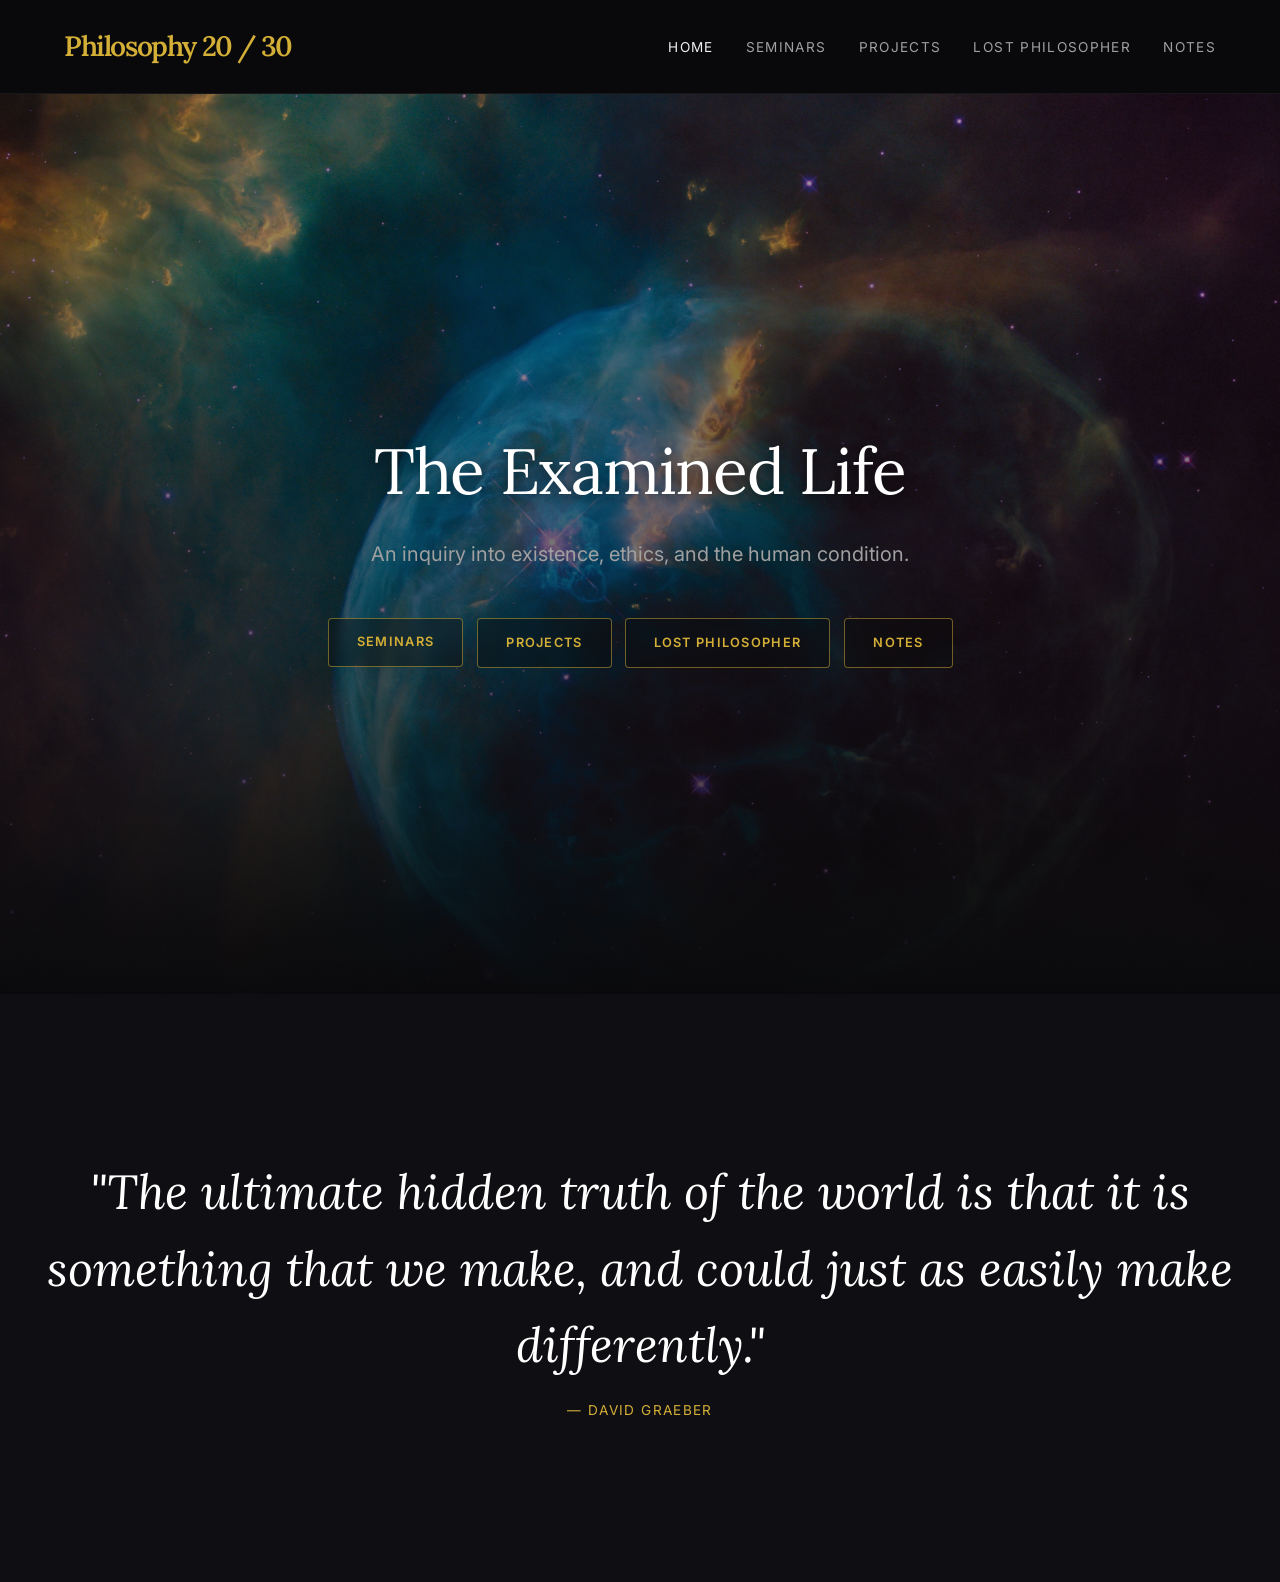
<file: index.html>
<!DOCTYPE html>
<html lang="en">
<head>
    <meta charset="UTF-8">
    <meta name="viewport" content="width=device-width, initial-scale=1.0">
    <title>Philosophy | Exploring the Depths of Thought</title>
    <link rel="icon" type="image/png" href="favicon.png">
    <meta name="description" content="A modern exploration of philosophy, existence, and human nature.">
    <link rel="stylesheet" href="styles.css">
    <link rel="stylesheet" href="seminars.css">
    <link href="https://fonts.googleapis.com/css2?family=Lora:ital,wght@0,400;0,600;1,400&family=Inter:wght@300;400;600&display=swap" rel="stylesheet">
</head>
<body>
    <nav class="site-nav">
        <a href="index.html" class="logo">Philosophy 20 / 30</a>
        <ul class="nav-links">
            <li><a href="index.html" class="active">Home</a></li>
            <li><a href="seminars.html">Seminars</a></li>
            <li><a href="projects.html">Projects</a></li>
            <li><a href="lost-philosopher.html">Lost Philosopher</a></li>
            <li><a href="notes.html">Notes</a></li>
        </ul>
    </nav>

    <header class="hero">
        <div class="hero-content">
            <h1>The Examined Life</h1>
            <p>An inquiry into existence, ethics, and the human condition.</p>
            <div class="hero-nav-btns">
                <a href="seminars.html" class="btn">Seminars</a>
                <a href="projects.html" class="btn">Projects</a>
                <a href="lost-philosopher.html" class="btn">Lost Philosopher</a>
                <a href="notes.html" class="btn">Notes</a>
            </div>
        </div>
    </header>

    <main>
        <section id="explore" class="featured-thought">
            <div class="container">
                <h2>"The ultimate hidden truth of the world is that it is something that we make, and could just as easily make differently."</h2>
                <p class="quote-author">&mdash; David Graeber</p>
            </div>
        </section>
    </main>
</body>
</html>
</file>
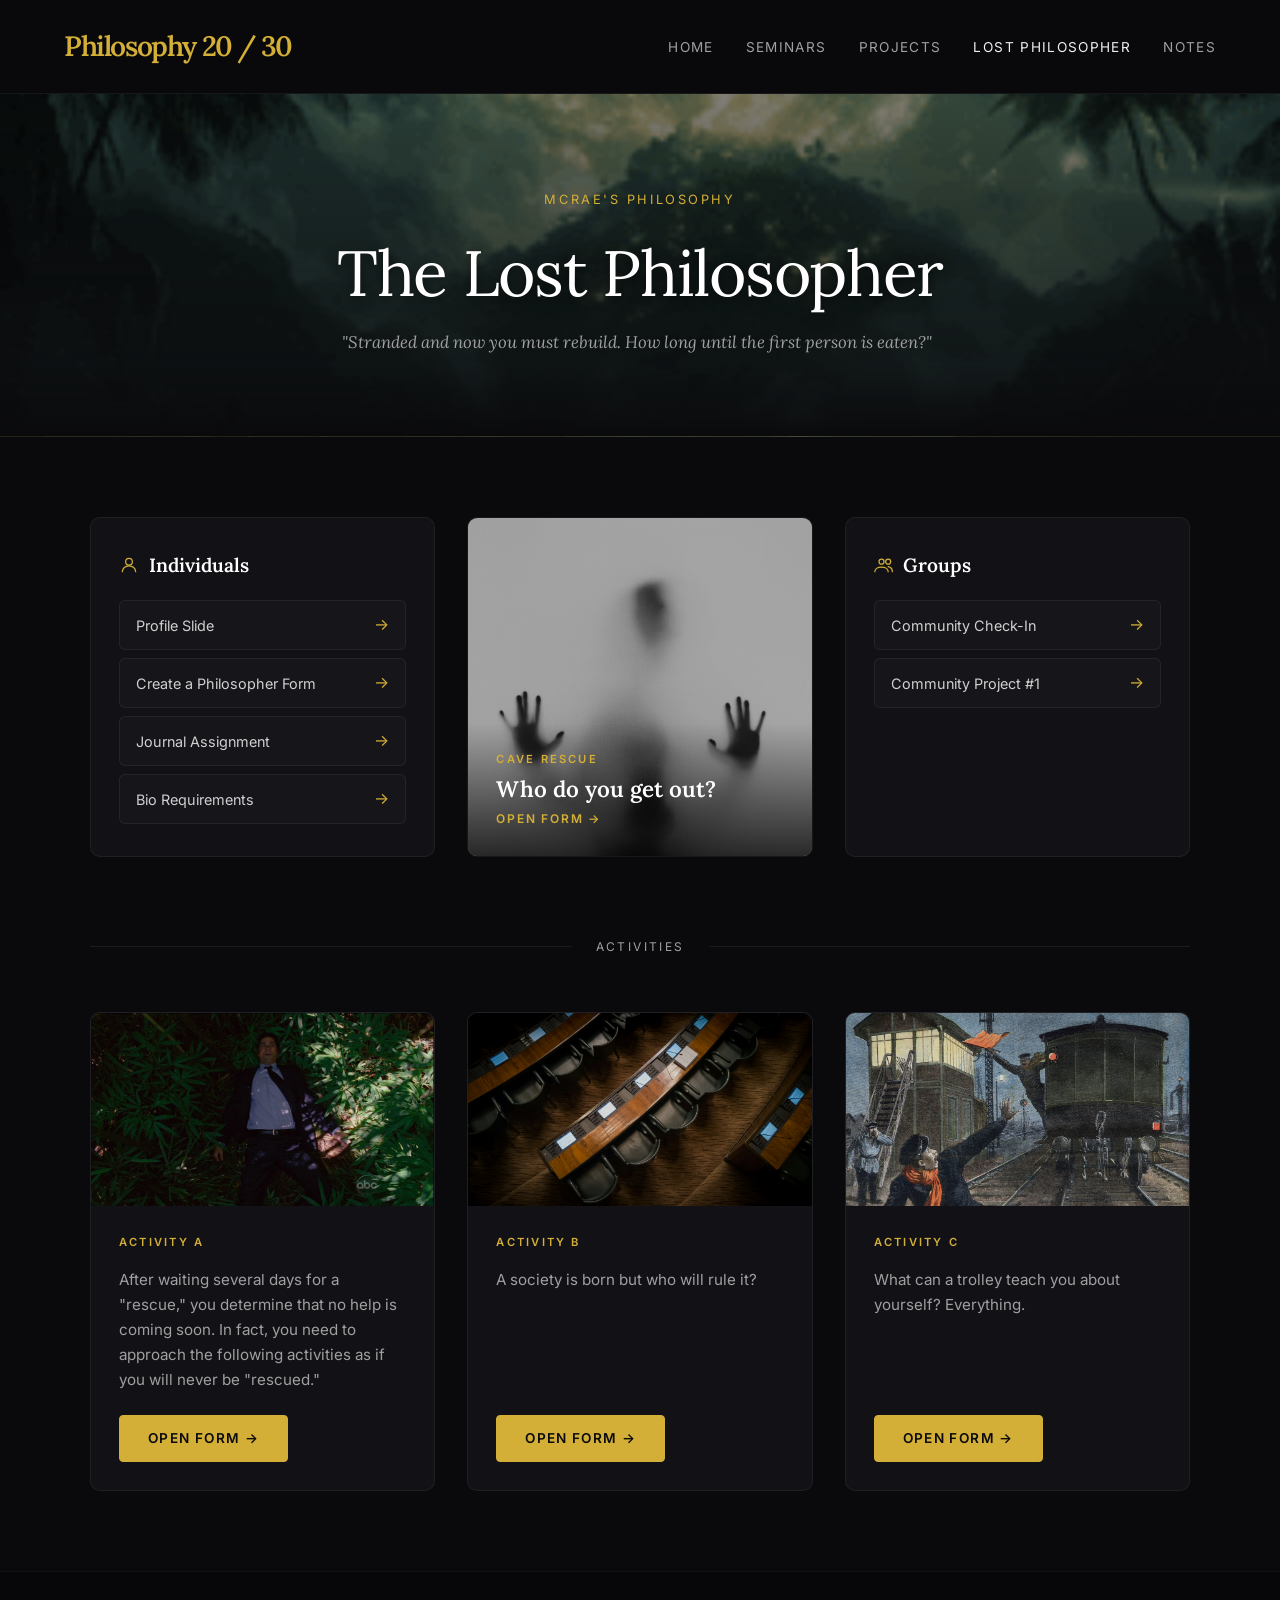
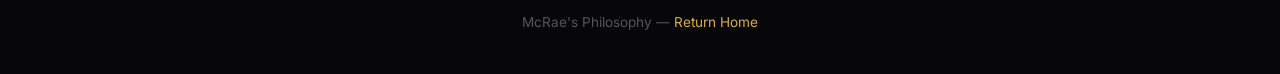
<file: lost-philosopher.html>
<!DOCTYPE html>
<html lang="en">
<head>
    <meta charset="UTF-8">
    <meta name="viewport" content="width=device-width, initial-scale=1.0">
    <title>The Lost Philosopher | McRae's Philosophy</title>
    <link rel="icon" type="image/png" href="favicon.png">
    <meta name="description" content="The Lost Philosopher — a philosophy simulation activity for McRae's class. Stranded and rebuilding society from scratch.">
    <link rel="stylesheet" href="styles.css">
    <link rel="stylesheet" href="seminars.css">
    <link rel="stylesheet" href="lost-philosopher.css">
    <link href="https://fonts.googleapis.com/css2?family=Lora:ital,wght@0,400;0,600;1,400&family=Inter:wght@300;400;600&display=swap" rel="stylesheet">
</head>
<body>

    <!-- NAV -->
    <nav class="site-nav">
        <a href="index.html" class="logo">Philosophy 20 / 30</a>
        <ul class="nav-links">
            <li><a href="index.html">Home</a></li>
            <li><a href="seminars.html">Seminars</a></li>
            <li><a href="projects.html">Projects</a></li>
            <li><a href="lost-philosopher.html" class="active">Lost Philosopher</a></li>
            <li><a href="notes.html">Notes</a></li>
        </ul>
    </nav>

    <!-- HERO -->
    <header class="lp-hero">
        <div class="hero-text">
            <p class="eyebrow">McRae's Philosophy</p>
            <h1>The Lost Philosopher</h1>
            <p class="lp-tagline">"Stranded and now you must rebuild. How long until the first person is eaten?"</p>
        </div>
    </header>

    <!-- MAIN CONTENT -->
    <main class="lp-main">

        <!-- INDIVIDUALS + CAVE RESCUE + GROUPS -->
        <div class="lp-links-grid">

            <!-- Individuals -->
            <section class="lp-section" id="individuals">
                <h2 class="lp-section-title">
                    <svg xmlns="http://www.w3.org/2000/svg" viewBox="0 0 24 24" fill="none" stroke="currentColor" stroke-width="1.5" stroke-linecap="round" stroke-linejoin="round"><circle cx="12" cy="8" r="4"/><path d="M4 20c0-4 3.6-7 8-7s8 3 8 7"/></svg>
                    Individuals
                </h2>
                <ul class="lp-link-list">
                    <li>
                        <a href="https://docs.google.com/presentation/d/1Tdrxi4KXA0gBI_smV-xHA1ewhwmcTOEGR-4nFiIAZD8/edit?usp=sharing" target="_blank" class="lp-link">
                            <span class="lp-link-label">Profile Slide</span>
                            <span class="lp-link-arrow">→</span>
                        </a>
                    </li>
                    <li>
                        <a href="https://forms.gle/xC4nYQAND4UNn2XGA" target="_blank" class="lp-link">
                            <span class="lp-link-label">Create a Philosopher Form</span>
                            <span class="lp-link-arrow">→</span>
                        </a>
                    </li>
                    <li>
                        <a href="https://docs.google.com/document/d/1VEA4mM2jel2SbsdA_DDManMz3p4kbPgX3k21FR-QEPE/edit?usp=sharing" target="_blank" class="lp-link">
                            <span class="lp-link-label">Journal Assignment</span>
                            <span class="lp-link-arrow">→</span>
                        </a>
                    </li>
                    <li>
                        <a href="https://docs.google.com/document/d/1JgetVjwY3VtwKpkJVmpS28wnFutMKFQAlH_usNQ4j4g/edit?usp=sharing" target="_blank" class="lp-link">
                            <span class="lp-link-label">Bio Requirements</span>
                            <span class="lp-link-arrow">→</span>
                        </a>
                    </li>
                </ul>
            </section>

            <!-- Cave Rescue -->
            <a href="https://forms.gle/JgrY6qBcWcGTm3Hv6" target="_blank" class="lp-cave-card" id="cave-rescue" aria-label="Cave Rescue Form">
                <img src="images/lp/cave-rescue.jpg" alt="Dark cave entrance" class="lp-cave-bg">
                <div class="lp-cave-overlay">
                    <span class="lp-activity-label">Cave Rescue</span>
                    <h2>Who do you get out?</h2>
                    <span class="lp-cave-cta">Open Form →</span>
                </div>
            </a>

            <!-- Groups -->
            <section class="lp-section" id="groups">
                <h2 class="lp-section-title">
                    <svg xmlns="http://www.w3.org/2000/svg" viewBox="0 0 24 24" fill="none" stroke="currentColor" stroke-width="1.5" stroke-linecap="round" stroke-linejoin="round"><circle cx="9" cy="8" r="3"/><circle cx="17" cy="8" r="3"/><path d="M1 20c0-3 3-5.5 8-5.5s8 2.5 8 5.5"/><path d="M17 14c2.5.5 5 2 5 6"/></svg>
                    Groups
                </h2>
                <ul class="lp-link-list">
                    <li>
                        <a href="https://forms.gle/wi8uZRzF7YPyjVwX7" target="_blank" class="lp-link">
                            <span class="lp-link-label">Community Check-In</span>
                            <span class="lp-link-arrow">→</span>
                        </a>
                    </li>
                    <li>
                        <a href="https://docs.google.com/document/d/198DdWC9cG7_HEGvWHB2hp9OcTAD7uvIgG9bEVna5asM/edit?usp=sharing" target="_blank" class="lp-link">
                            <span class="lp-link-label">Community Project #1</span>
                            <span class="lp-link-arrow">→</span>
                        </a>
                    </li>
                </ul>
            </section>

        </div>

        <!-- DIVIDER -->
        <div class="lp-divider">
            <span>Activities</span>
        </div>

        <!-- ACTIVITIES -->
        <div class="lp-activities">

            <!-- Activity A -->
            <div class="lp-activity-card">
                <div class="lp-activity-img-wrap">
                    <img src="images/lp/activity-a.jpg" alt="Activity A — Survival scenario" loading="lazy">
                </div>
                <div class="lp-activity-body">
                    <span class="lp-activity-label">Activity A</span>
                    <p>After waiting several days for a "rescue," you determine that no help is coming soon. In fact, you need to approach the following activities as if you will never be "rescued."</p>
                    <a href="https://forms.gle/5F8TjBqd3Gx9FfDy8" target="_blank" class="btn btn-primary">Open Form →</a>
                </div>
            </div>

            <!-- Activity B -->
            <div class="lp-activity-card">
                <div class="lp-activity-img-wrap">
                    <img src="images/lp/activity-b.jpg" alt="Activity B — Who will rule?" loading="lazy">
                </div>
                <div class="lp-activity-body">
                    <span class="lp-activity-label">Activity B</span>
                    <p>A society is born but who will rule it?</p>
                    <a href="https://forms.gle/zwRV9JKop3fJfXeE7" target="_blank" class="btn btn-primary">Open Form →</a>
                </div>
            </div>

            <!-- Activity C -->
            <div class="lp-activity-card">
                <div class="lp-activity-img-wrap">
                    <img src="images/lp/activity-c.jpg" alt="Activity C — Trolley Problem" loading="lazy">
                </div>
                <div class="lp-activity-body">
                    <span class="lp-activity-label">Activity C</span>
                    <p>What can a trolley teach you about yourself? Everything.</p>
                    <a href="https://forms.gle/89kfUGJp4962deLW9" target="_blank" class="btn btn-primary">Open Form →</a>
                </div>
            </div>

        </div>

    </main>

    <footer class="site-footer">
        <p>McRae's Philosophy &mdash; <a href="index.html">Return Home</a></p>
    </footer>

</body>
</html>
</file>
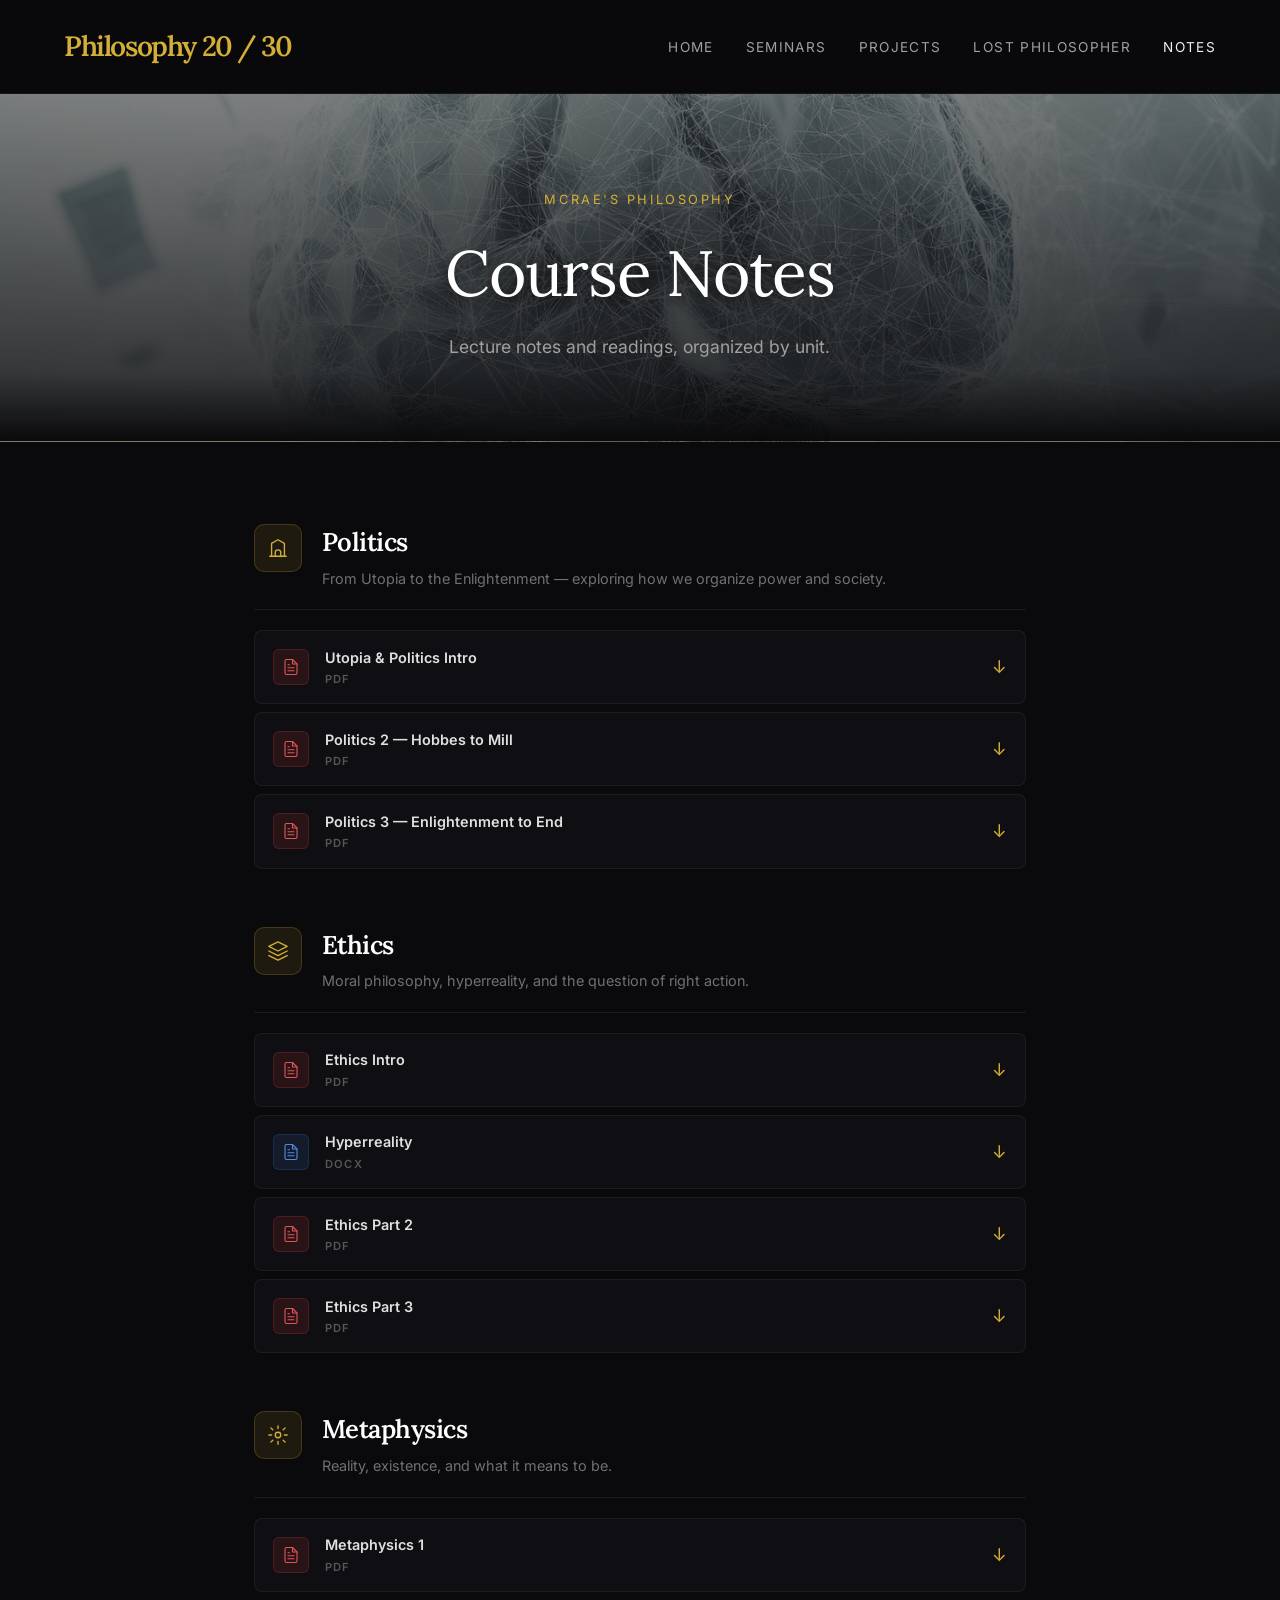
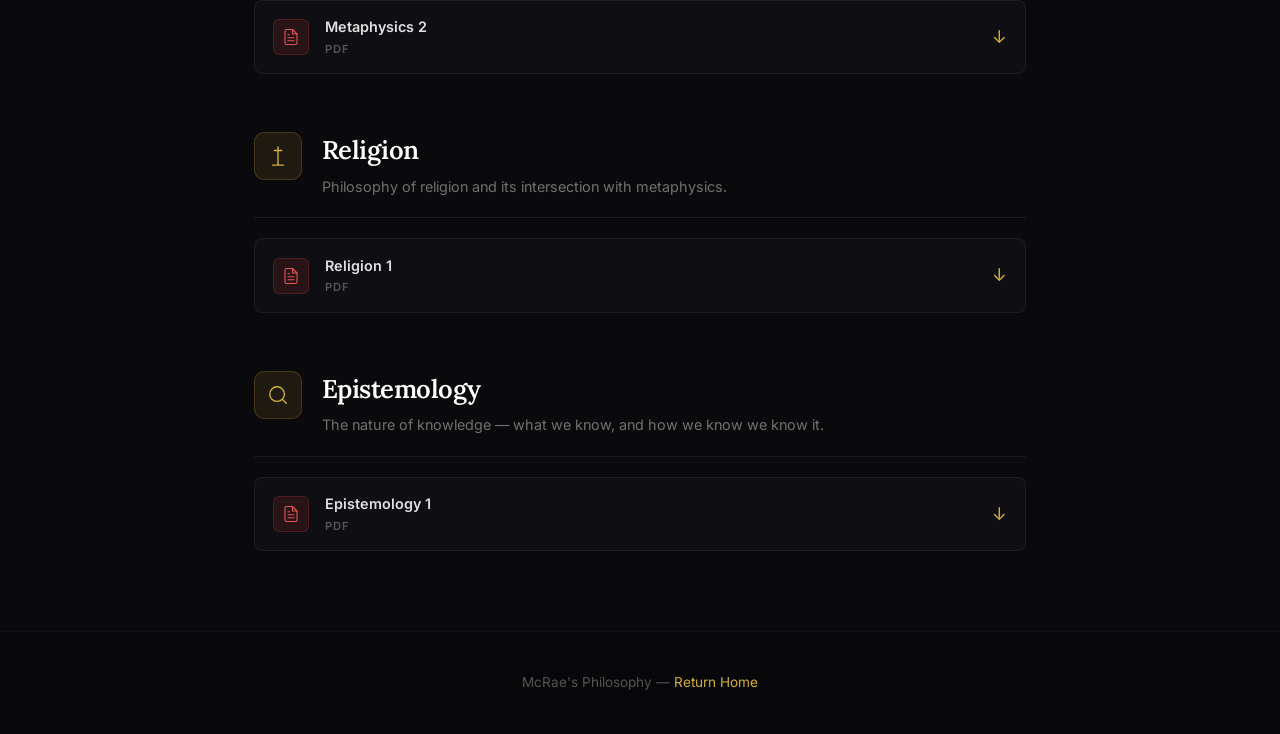
<file: notes.html>
<!DOCTYPE html>
<html lang="en">
<head>
    <meta charset="UTF-8">
    <meta name="viewport" content="width=device-width, initial-scale=1.0">
    <title>Notes | McRae's Philosophy</title>
    <link rel="icon" type="image/png" href="favicon.png">
    <meta name="description" content="Course notes for McRae's Philosophy class, organized by unit: Politics, Ethics, Metaphysics, Religion, and Epistemology.">
    <link rel="stylesheet" href="styles.css">
    <link rel="stylesheet" href="seminars.css">
    <link rel="stylesheet" href="notes.css">
    <link href="https://fonts.googleapis.com/css2?family=Lora:ital,wght@0,400;0,600;1,400&family=Inter:wght@300;400;600&display=swap" rel="stylesheet">
</head>
<body>

    <!-- NAV -->
    <nav class="site-nav">
        <a href="index.html" class="logo">Philosophy 20 / 30</a>
        <ul class="nav-links">
            <li><a href="index.html">Home</a></li>
            <li><a href="seminars.html">Seminars</a></li>
            <li><a href="projects.html">Projects</a></li>
            <li><a href="lost-philosopher.html">Lost Philosopher</a></li>
            <li><a href="notes.html" class="active">Notes</a></li>
        </ul>
    </nav>

    <!-- HERO -->
    <header class="notes-hero">
        <div class="hero-text">
            <p class="eyebrow">McRae's Philosophy</p>
            <h1>Course Notes</h1>
            <p class="subtitle">Lecture notes and readings, organized by unit.</p>
        </div>
    </header>

    <!-- NOTES CONTENT -->
    <main class="notes-main">

        <!-- POLITICS -->
        <section class="notes-unit" id="politics">
            <div class="notes-unit-header">
                <div class="notes-unit-icon">
                    <svg xmlns="http://www.w3.org/2000/svg" viewBox="0 0 24 24" fill="none" stroke="currentColor" stroke-width="1.5" stroke-linecap="round" stroke-linejoin="round"><path d="M3 21h18M5 21V7l7-4 7 4v14M9 21v-4a3 3 0 0 1 6 0v4"/></svg>
                </div>
                <div>
                    <h2>Politics</h2>
                    <p class="notes-unit-desc">From Utopia to the Enlightenment — exploring how we organize power and society.</p>
                </div>
            </div>
            <div class="notes-file-list">
                <a href="https://outofkantrol.weebly.com/uploads/1/5/8/7/15876062/utopia_and_politics_intro.pdf" target="_blank" class="notes-file" aria-label="Download Utopia and Politics Intro PDF">
                    <div class="notes-file-icon pdf">
                        <svg xmlns="http://www.w3.org/2000/svg" viewBox="0 0 24 24" fill="none" stroke="currentColor" stroke-width="1.5" stroke-linecap="round" stroke-linejoin="round"><path d="M14 2H6a2 2 0 0 0-2 2v16a2 2 0 0 0 2 2h12a2 2 0 0 0 2-2V8z"/><polyline points="14 2 14 8 20 8"/><line x1="16" y1="13" x2="8" y2="13"/><line x1="16" y1="17" x2="8" y2="17"/><polyline points="10 9 9 9 8 9"/></svg>
                    </div>
                    <div class="notes-file-info">
                        <span class="notes-file-name">Utopia &amp; Politics Intro</span>
                        <span class="notes-file-type">PDF</span>
                    </div>
                    <span class="notes-file-dl">↓</span>
                </a>
                <a href="https://outofkantrol.weebly.com/uploads/1/5/8/7/15876062/politics_2_(hobbes_to_mill).pdf" target="_blank" class="notes-file" aria-label="Download Hobbes to Mill PDF">
                    <div class="notes-file-icon pdf">
                        <svg xmlns="http://www.w3.org/2000/svg" viewBox="0 0 24 24" fill="none" stroke="currentColor" stroke-width="1.5" stroke-linecap="round" stroke-linejoin="round"><path d="M14 2H6a2 2 0 0 0-2 2v16a2 2 0 0 0 2 2h12a2 2 0 0 0 2-2V8z"/><polyline points="14 2 14 8 20 8"/><line x1="16" y1="13" x2="8" y2="13"/><line x1="16" y1="17" x2="8" y2="17"/><polyline points="10 9 9 9 8 9"/></svg>
                    </div>
                    <div class="notes-file-info">
                        <span class="notes-file-name">Politics 2 — Hobbes to Mill</span>
                        <span class="notes-file-type">PDF</span>
                    </div>
                    <span class="notes-file-dl">↓</span>
                </a>
                <a href="https://outofkantrol.weebly.com/uploads/1/5/8/7/15876062/politics_(enlightenment_-_end).pdf" target="_blank" class="notes-file" aria-label="Download Politics Enlightenment to End PDF">
                    <div class="notes-file-icon pdf">
                        <svg xmlns="http://www.w3.org/2000/svg" viewBox="0 0 24 24" fill="none" stroke="currentColor" stroke-width="1.5" stroke-linecap="round" stroke-linejoin="round"><path d="M14 2H6a2 2 0 0 0-2 2v16a2 2 0 0 0 2 2h12a2 2 0 0 0 2-2V8z"/><polyline points="14 2 14 8 20 8"/><line x1="16" y1="13" x2="8" y2="13"/><line x1="16" y1="17" x2="8" y2="17"/><polyline points="10 9 9 9 8 9"/></svg>
                    </div>
                    <div class="notes-file-info">
                        <span class="notes-file-name">Politics 3 — Enlightenment to End</span>
                        <span class="notes-file-type">PDF</span>
                    </div>
                    <span class="notes-file-dl">↓</span>
                </a>
            </div>
        </section>

        <!-- ETHICS -->
        <section class="notes-unit" id="ethics">
            <div class="notes-unit-header">
                <div class="notes-unit-icon">
                    <svg xmlns="http://www.w3.org/2000/svg" viewBox="0 0 24 24" fill="none" stroke="currentColor" stroke-width="1.5" stroke-linecap="round" stroke-linejoin="round"><path d="M12 2 2 7l10 5 10-5-10-5zM2 17l10 5 10-5M2 12l10 5 10-5"/></svg>
                </div>
                <div>
                    <h2>Ethics</h2>
                    <p class="notes-unit-desc">Moral philosophy, hyperreality, and the question of right action.</p>
                </div>
            </div>
            <div class="notes-file-list">
                <a href="https://outofkantrol.weebly.com/uploads/1/5/8/7/15876062/ethics_intro.pdf" target="_blank" class="notes-file" aria-label="Download Ethics Intro PDF">
                    <div class="notes-file-icon pdf">
                        <svg xmlns="http://www.w3.org/2000/svg" viewBox="0 0 24 24" fill="none" stroke="currentColor" stroke-width="1.5" stroke-linecap="round" stroke-linejoin="round"><path d="M14 2H6a2 2 0 0 0-2 2v16a2 2 0 0 0 2 2h12a2 2 0 0 0 2-2V8z"/><polyline points="14 2 14 8 20 8"/><line x1="16" y1="13" x2="8" y2="13"/><line x1="16" y1="17" x2="8" y2="17"/><polyline points="10 9 9 9 8 9"/></svg>
                    </div>
                    <div class="notes-file-info">
                        <span class="notes-file-name">Ethics Intro</span>
                        <span class="notes-file-type">PDF</span>
                    </div>
                    <span class="notes-file-dl">↓</span>
                </a>
                <a href="https://outofkantrol.weebly.com/uploads/1/5/8/7/15876062/hyperreality.docx" target="_blank" class="notes-file" aria-label="Download Hyperreality document">
                    <div class="notes-file-icon doc">
                        <svg xmlns="http://www.w3.org/2000/svg" viewBox="0 0 24 24" fill="none" stroke="currentColor" stroke-width="1.5" stroke-linecap="round" stroke-linejoin="round"><path d="M14 2H6a2 2 0 0 0-2 2v16a2 2 0 0 0 2 2h12a2 2 0 0 0 2-2V8z"/><polyline points="14 2 14 8 20 8"/><line x1="16" y1="13" x2="8" y2="13"/><line x1="16" y1="17" x2="8" y2="17"/><polyline points="10 9 9 9 8 9"/></svg>
                    </div>
                    <div class="notes-file-info">
                        <span class="notes-file-name">Hyperreality</span>
                        <span class="notes-file-type">DOCX</span>
                    </div>
                    <span class="notes-file-dl">↓</span>
                </a>
                <a href="https://outofkantrol.weebly.com/uploads/1/5/8/7/15876062/ethics_pt_2.pdf" target="_blank" class="notes-file" aria-label="Download Ethics Part 2 PDF">
                    <div class="notes-file-icon pdf">
                        <svg xmlns="http://www.w3.org/2000/svg" viewBox="0 0 24 24" fill="none" stroke="currentColor" stroke-width="1.5" stroke-linecap="round" stroke-linejoin="round"><path d="M14 2H6a2 2 0 0 0-2 2v16a2 2 0 0 0 2 2h12a2 2 0 0 0 2-2V8z"/><polyline points="14 2 14 8 20 8"/><line x1="16" y1="13" x2="8" y2="13"/><line x1="16" y1="17" x2="8" y2="17"/><polyline points="10 9 9 9 8 9"/></svg>
                    </div>
                    <div class="notes-file-info">
                        <span class="notes-file-name">Ethics Part 2</span>
                        <span class="notes-file-type">PDF</span>
                    </div>
                    <span class="notes-file-dl">↓</span>
                </a>
                <a href="https://outofkantrol.weebly.com/uploads/1/5/8/7/15876062/ethics_pt3.pdf" target="_blank" class="notes-file" aria-label="Download Ethics Part 3 PDF">
                    <div class="notes-file-icon pdf">
                        <svg xmlns="http://www.w3.org/2000/svg" viewBox="0 0 24 24" fill="none" stroke="currentColor" stroke-width="1.5" stroke-linecap="round" stroke-linejoin="round"><path d="M14 2H6a2 2 0 0 0-2 2v16a2 2 0 0 0 2 2h12a2 2 0 0 0 2-2V8z"/><polyline points="14 2 14 8 20 8"/><line x1="16" y1="13" x2="8" y2="13"/><line x1="16" y1="17" x2="8" y2="17"/><polyline points="10 9 9 9 8 9"/></svg>
                    </div>
                    <div class="notes-file-info">
                        <span class="notes-file-name">Ethics Part 3</span>
                        <span class="notes-file-type">PDF</span>
                    </div>
                    <span class="notes-file-dl">↓</span>
                </a>
            </div>
        </section>

        <!-- METAPHYSICS -->
        <section class="notes-unit" id="metaphysics">
            <div class="notes-unit-header">
                <div class="notes-unit-icon">
                    <svg xmlns="http://www.w3.org/2000/svg" viewBox="0 0 24 24" fill="none" stroke="currentColor" stroke-width="1.5" stroke-linecap="round" stroke-linejoin="round"><circle cx="12" cy="12" r="3"/><path d="M12 2v3M12 19v3M4.22 4.22l2.12 2.12M17.66 17.66l2.12 2.12M2 12h3M19 12h3M4.22 19.78l2.12-2.12M17.66 6.34l2.12-2.12"/></svg>
                </div>
                <div>
                    <h2>Metaphysics</h2>
                    <p class="notes-unit-desc">Reality, existence, and what it means to be.</p>
                </div>
            </div>
            <div class="notes-file-list">
                <a href="https://outofkantrol.weebly.com/uploads/1/5/8/7/15876062/metaphysics_1.pdf" target="_blank" class="notes-file" aria-label="Download Metaphysics 1 PDF">
                    <div class="notes-file-icon pdf">
                        <svg xmlns="http://www.w3.org/2000/svg" viewBox="0 0 24 24" fill="none" stroke="currentColor" stroke-width="1.5" stroke-linecap="round" stroke-linejoin="round"><path d="M14 2H6a2 2 0 0 0-2 2v16a2 2 0 0 0 2 2h12a2 2 0 0 0 2-2V8z"/><polyline points="14 2 14 8 20 8"/><line x1="16" y1="13" x2="8" y2="13"/><line x1="16" y1="17" x2="8" y2="17"/><polyline points="10 9 9 9 8 9"/></svg>
                    </div>
                    <div class="notes-file-info">
                        <span class="notes-file-name">Metaphysics 1</span>
                        <span class="notes-file-type">PDF</span>
                    </div>
                    <span class="notes-file-dl">↓</span>
                </a>
                <a href="https://outofkantrol.weebly.com/uploads/1/5/8/7/15876062/meta_2.pdf" target="_blank" class="notes-file" aria-label="Download Metaphysics 2 PDF">
                    <div class="notes-file-icon pdf">
                        <svg xmlns="http://www.w3.org/2000/svg" viewBox="0 0 24 24" fill="none" stroke="currentColor" stroke-width="1.5" stroke-linecap="round" stroke-linejoin="round"><path d="M14 2H6a2 2 0 0 0-2 2v16a2 2 0 0 0 2 2h12a2 2 0 0 0 2-2V8z"/><polyline points="14 2 14 8 20 8"/><line x1="16" y1="13" x2="8" y2="13"/><line x1="16" y1="17" x2="8" y2="17"/><polyline points="10 9 9 9 8 9"/></svg>
                    </div>
                    <div class="notes-file-info">
                        <span class="notes-file-name">Metaphysics 2</span>
                        <span class="notes-file-type">PDF</span>
                    </div>
                    <span class="notes-file-dl">↓</span>
                </a>
            </div>
        </section>

        <!-- RELIGION -->
        <section class="notes-unit" id="religion">
            <div class="notes-unit-header">
                <div class="notes-unit-icon">
                    <svg xmlns="http://www.w3.org/2000/svg" viewBox="0 0 24 24" fill="none" stroke="currentColor" stroke-width="1.5" stroke-linecap="round" stroke-linejoin="round"><path d="M12 2v8M8 6h8M12 10v12M6 22h12"/></svg>
                </div>
                <div>
                    <h2>Religion</h2>
                    <p class="notes-unit-desc">Philosophy of religion and its intersection with metaphysics.</p>
                </div>
            </div>
            <div class="notes-file-list">
                <a href="https://outofkantrol.weebly.com/uploads/1/5/8/7/15876062/religion_1.pdf" target="_blank" class="notes-file" aria-label="Download Religion 1 PDF">
                    <div class="notes-file-icon pdf">
                        <svg xmlns="http://www.w3.org/2000/svg" viewBox="0 0 24 24" fill="none" stroke="currentColor" stroke-width="1.5" stroke-linecap="round" stroke-linejoin="round"><path d="M14 2H6a2 2 0 0 0-2 2v16a2 2 0 0 0 2 2h12a2 2 0 0 0 2-2V8z"/><polyline points="14 2 14 8 20 8"/><line x1="16" y1="13" x2="8" y2="13"/><line x1="16" y1="17" x2="8" y2="17"/><polyline points="10 9 9 9 8 9"/></svg>
                    </div>
                    <div class="notes-file-info">
                        <span class="notes-file-name">Religion 1</span>
                        <span class="notes-file-type">PDF</span>
                    </div>
                    <span class="notes-file-dl">↓</span>
                </a>
            </div>
        </section>

        <!-- EPISTEMOLOGY -->
        <section class="notes-unit" id="epistemology">
            <div class="notes-unit-header">
                <div class="notes-unit-icon">
                    <svg xmlns="http://www.w3.org/2000/svg" viewBox="0 0 24 24" fill="none" stroke="currentColor" stroke-width="1.5" stroke-linecap="round" stroke-linejoin="round"><circle cx="11" cy="11" r="8"/><line x1="21" y1="21" x2="16.65" y2="16.65"/></svg>
                </div>
                <div>
                    <h2>Epistemology</h2>
                    <p class="notes-unit-desc">The nature of knowledge — what we know, and how we know we know it.</p>
                </div>
            </div>
            <div class="notes-file-list">
                <a href="https://outofkantrol.weebly.com/uploads/1/5/8/7/15876062/epistem_1.pdf" target="_blank" class="notes-file" aria-label="Download Epistemology 1 PDF">
                    <div class="notes-file-icon pdf">
                        <svg xmlns="http://www.w3.org/2000/svg" viewBox="0 0 24 24" fill="none" stroke="currentColor" stroke-width="1.5" stroke-linecap="round" stroke-linejoin="round"><path d="M14 2H6a2 2 0 0 0-2 2v16a2 2 0 0 0 2 2h12a2 2 0 0 0 2-2V8z"/><polyline points="14 2 14 8 20 8"/><line x1="16" y1="13" x2="8" y2="13"/><line x1="16" y1="17" x2="8" y2="17"/><polyline points="10 9 9 9 8 9"/></svg>
                    </div>
                    <div class="notes-file-info">
                        <span class="notes-file-name">Epistemology 1</span>
                        <span class="notes-file-type">PDF</span>
                    </div>
                    <span class="notes-file-dl">↓</span>
                </a>
            </div>
        </section>

    </main>

    <footer class="site-footer">
        <p>McRae's Philosophy &mdash; <a href="index.html">Return Home</a></p>
    </footer>

</body>
</html>
</file>
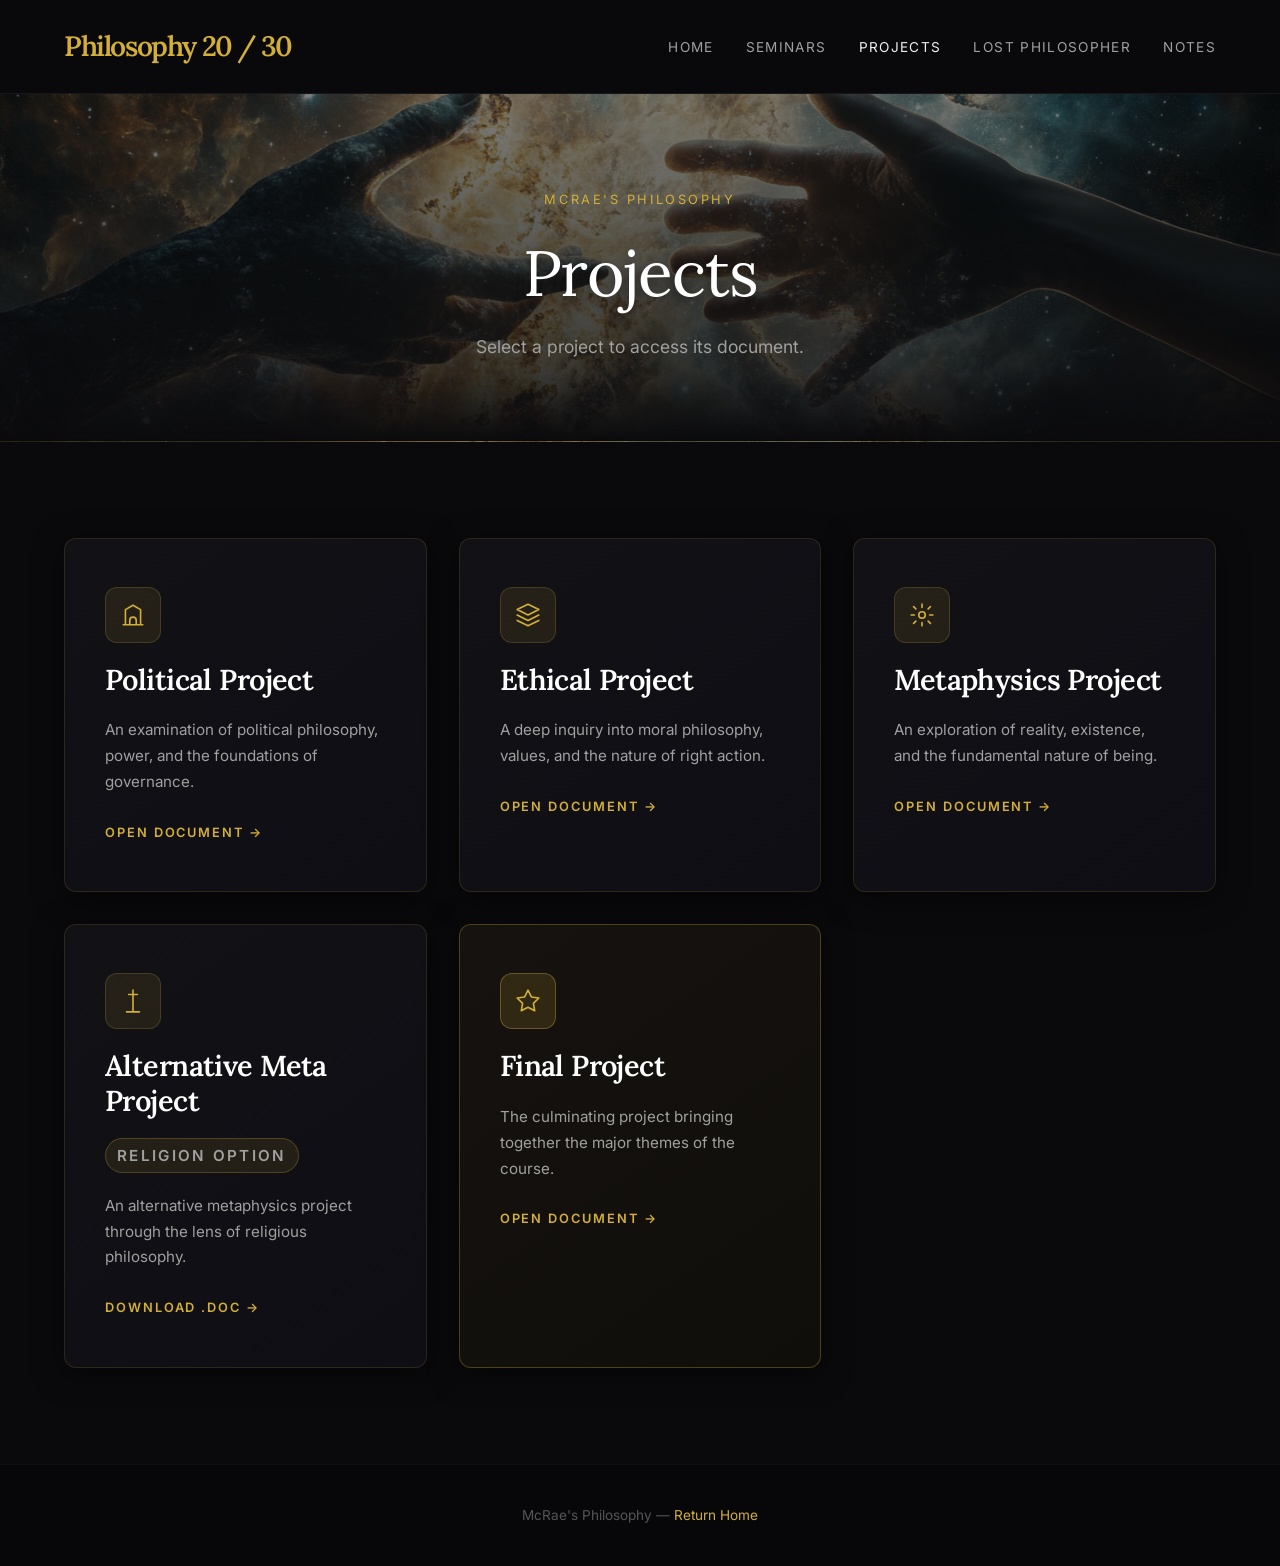
<file: projects.html>
<!DOCTYPE html>
<html lang="en">
<head>
    <meta charset="UTF-8">
    <meta name="viewport" content="width=device-width, initial-scale=1.0">
    <title>Projects | McRae's Philosophy</title>
    <link rel="icon" type="image/png" href="favicon.png">
    <meta name="description" content="Philosophy project documents for McRae's class — Political, Ethical, Metaphysics, and Final Projects.">
    <link rel="stylesheet" href="styles.css">
    <link rel="stylesheet" href="seminars.css">
    <link rel="stylesheet" href="projects.css">
    <link href="https://fonts.googleapis.com/css2?family=Lora:ital,wght@0,400;0,600;1,400&family=Inter:wght@300;400;600&display=swap" rel="stylesheet">
</head>
<body>

    <!-- NAV -->
    <nav class="site-nav">
        <a href="index.html" class="logo">Philosophy 20 / 30</a>
        <ul class="nav-links">
            <li><a href="index.html">Home</a></li>
            <li><a href="seminars.html">Seminars</a></li>
            <li><a href="projects.html" class="active">Projects</a></li>
            <li><a href="lost-philosopher.html">Lost Philosopher</a></li>
            <li><a href="notes.html">Notes</a></li>
        </ul>
    </nav>

    <!-- HERO -->
    <header class="projects-hero">
        <div class="hero-text">
            <p class="eyebrow">McRae's Philosophy</p>
            <h1>Projects</h1>
            <p class="subtitle">Select a project to access its document.</p>
        </div>
    </header>

    <!-- PROJECT CARDS -->
    <main class="projects-main">
        <div class="project-grid">

            <!-- Political Project -->
            <a href="https://docs.google.com/document/d/1E6UBytg4eNri-nr3JN4op0ZY6MeBZgdHZqCaG4eNTAs/edit?usp=sharing"
               target="_blank"
               class="project-card"
               id="political-project"
               aria-label="Political Project document">
                <div class="project-card-inner">
                    <div class="project-icon">
                        <svg xmlns="http://www.w3.org/2000/svg" viewBox="0 0 24 24" fill="none" stroke="currentColor" stroke-width="1.5" stroke-linecap="round" stroke-linejoin="round">
                            <path d="M3 21h18M5 21V7l7-4 7 4v14M9 21v-4a3 3 0 0 1 6 0v4"/>
                        </svg>
                    </div>
                    <h2>Political Project</h2>
                    <p>An examination of political philosophy, power, and the foundations of governance.</p>
                    <span class="project-cta">Open Document →</span>
                </div>
            </a>

            <!-- Ethical Project -->
            <a href="https://docs.google.com/document/d/1kbZmfCIUIp_dvnR_l4VI2ahLr42O5xeBYQt8Gs3ERK4/edit?usp=sharing"
               target="_blank"
               class="project-card"
               id="ethical-project"
               aria-label="Ethical Project document">
                <div class="project-card-inner">
                    <div class="project-icon">
                        <svg xmlns="http://www.w3.org/2000/svg" viewBox="0 0 24 24" fill="none" stroke="currentColor" stroke-width="1.5" stroke-linecap="round" stroke-linejoin="round">
                            <path d="M12 2 2 7l10 5 10-5-10-5zM2 17l10 5 10-5M2 12l10 5 10-5"/>
                        </svg>
                    </div>
                    <h2>Ethical Project</h2>
                    <p>A deep inquiry into moral philosophy, values, and the nature of right action.</p>
                    <span class="project-cta">Open Document →</span>
                </div>
            </a>

            <!-- Metaphysics Project -->
            <a href="https://docs.google.com/document/d/1cEEDZGv_8bjR1gZeUfFO0ShQUJsDkADmZxgtE5OmaDA/edit?usp=sharing"
               target="_blank"
               class="project-card"
               id="metaphysics-project"
               aria-label="Metaphysics Project document">
                <div class="project-card-inner">
                    <div class="project-icon">
                        <svg xmlns="http://www.w3.org/2000/svg" viewBox="0 0 24 24" fill="none" stroke="currentColor" stroke-width="1.5" stroke-linecap="round" stroke-linejoin="round">
                            <circle cx="12" cy="12" r="3"/>
                            <path d="M12 2v3M12 19v3M4.22 4.22l2.12 2.12M17.66 17.66l2.12 2.12M2 12h3M19 12h3M4.22 19.78l2.12-2.12M17.66 6.34l2.12-2.12"/>
                        </svg>
                    </div>
                    <h2>Metaphysics Project</h2>
                    <p>An exploration of reality, existence, and the fundamental nature of being.</p>
                    <span class="project-cta">Open Document →</span>
                </div>
            </a>

            <!-- Alternative Meta Project (Religion) -->
            <a href="https://outofkantrol.weebly.com/uploads/1/5/8/7/15876062/religion_presentation.doc"
               target="_blank"
               class="project-card"
               id="religion-project"
               aria-label="Alternative Metaphysics Project (Religion) document">
                <div class="project-card-inner">
                    <div class="project-icon">
                        <svg xmlns="http://www.w3.org/2000/svg" viewBox="0 0 24 24" fill="none" stroke="currentColor" stroke-width="1.5" stroke-linecap="round" stroke-linejoin="round">
                            <path d="M12 2v8M8 6h8M12 10v12M6 22h12"/>
                        </svg>
                    </div>
                    <h2>Alternative Meta Project</h2>
                    <p class="project-tag">Religion Option</p>
                    <p>An alternative metaphysics project through the lens of religious philosophy.</p>
                    <span class="project-cta">Download .doc →</span>
                </div>
            </a>

            <!-- Final Project -->
            <a href="https://docs.google.com/document/d/1-7F2asxmPoOjaon4ZUTr-uWMXUODM6gsU7gE5dmrSQM/edit?usp=sharing"
               target="_blank"
               class="project-card project-card--final"
               id="final-project"
               aria-label="Final Project document">
                <div class="project-card-inner">
                    <div class="project-icon">
                        <svg xmlns="http://www.w3.org/2000/svg" viewBox="0 0 24 24" fill="none" stroke="currentColor" stroke-width="1.5" stroke-linecap="round" stroke-linejoin="round">
                            <polygon points="12 2 15.09 8.26 22 9.27 17 14.14 18.18 21.02 12 17.77 5.82 21.02 7 14.14 2 9.27 8.91 8.26 12 2"/>
                        </svg>
                    </div>
                    <h2>Final Project</h2>
                    <p>The culminating project bringing together the major themes of the course.</p>
                    <span class="project-cta">Open Document →</span>
                </div>
            </a>

        </div>
    </main>

    <footer class="site-footer">
        <p>McRae's Philosophy &mdash; <a href="index.html">Return Home</a></p>
    </footer>

</body>
</html>
</file>
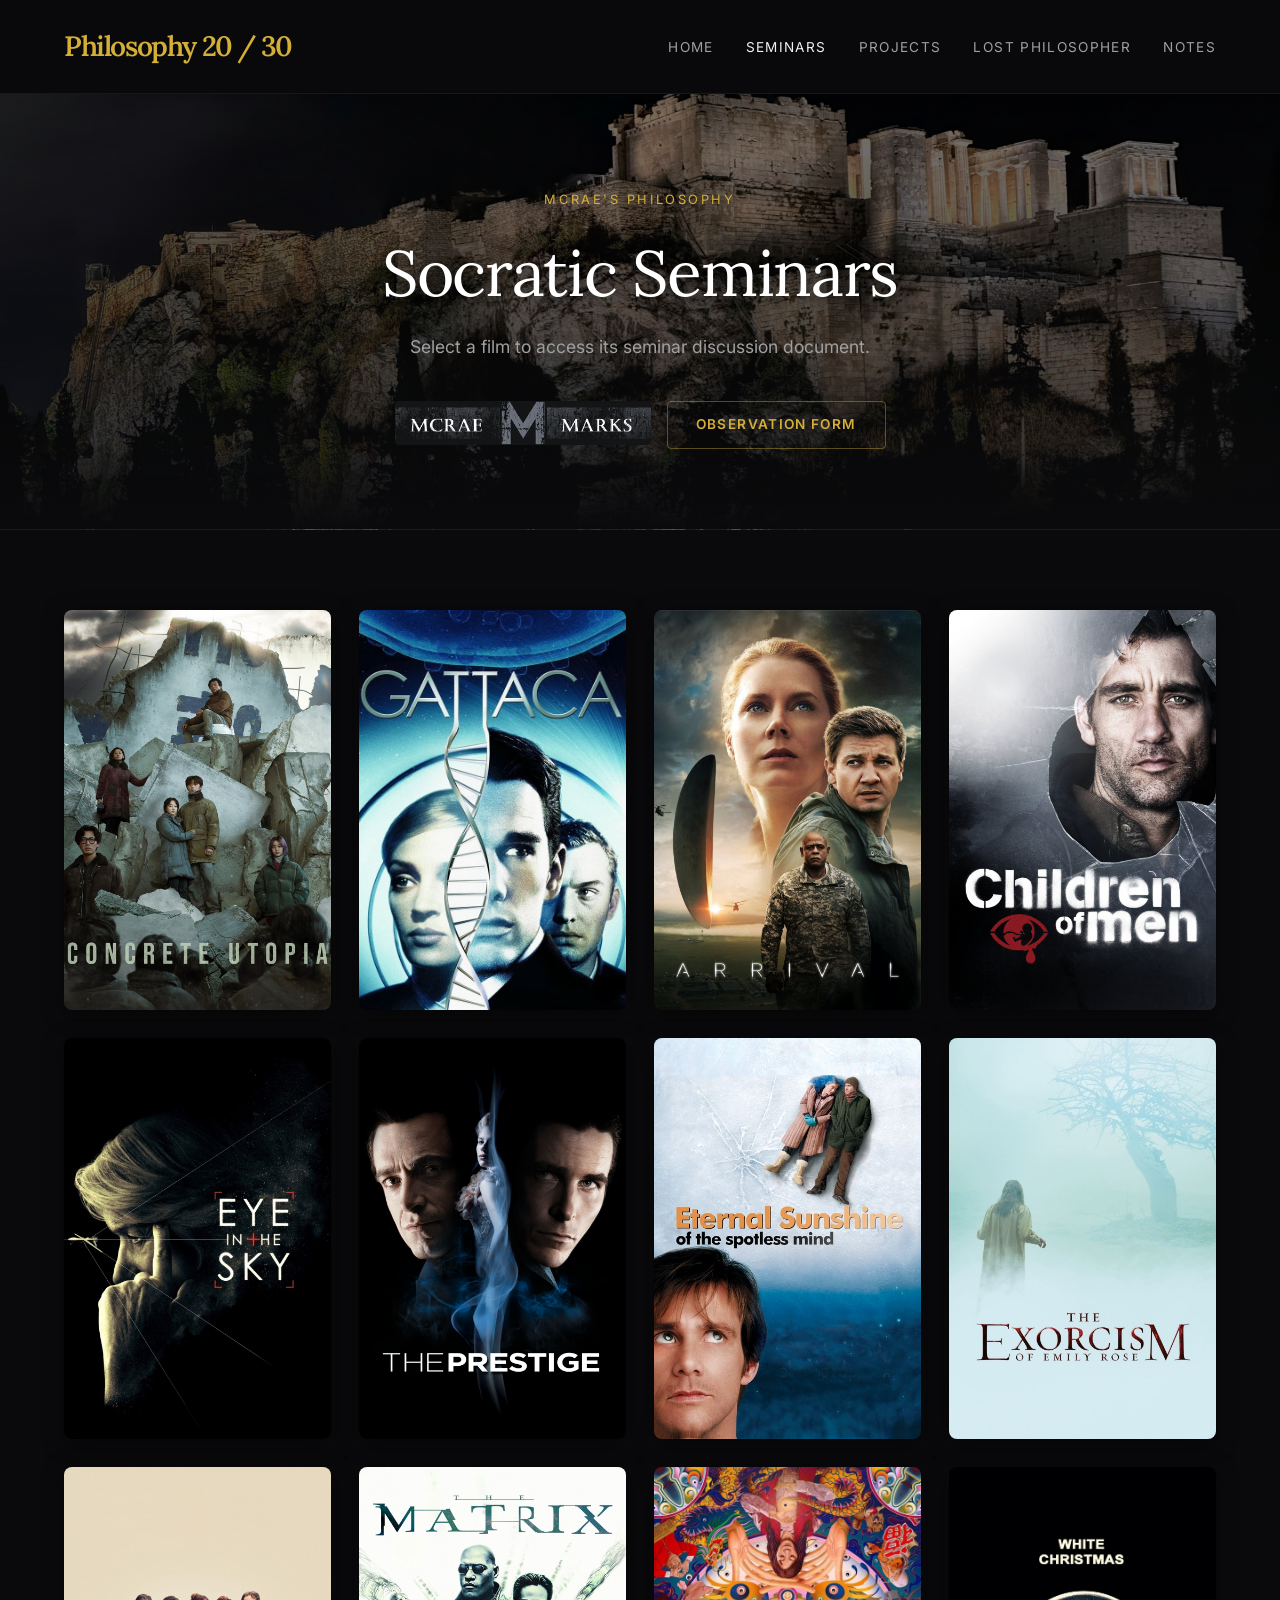
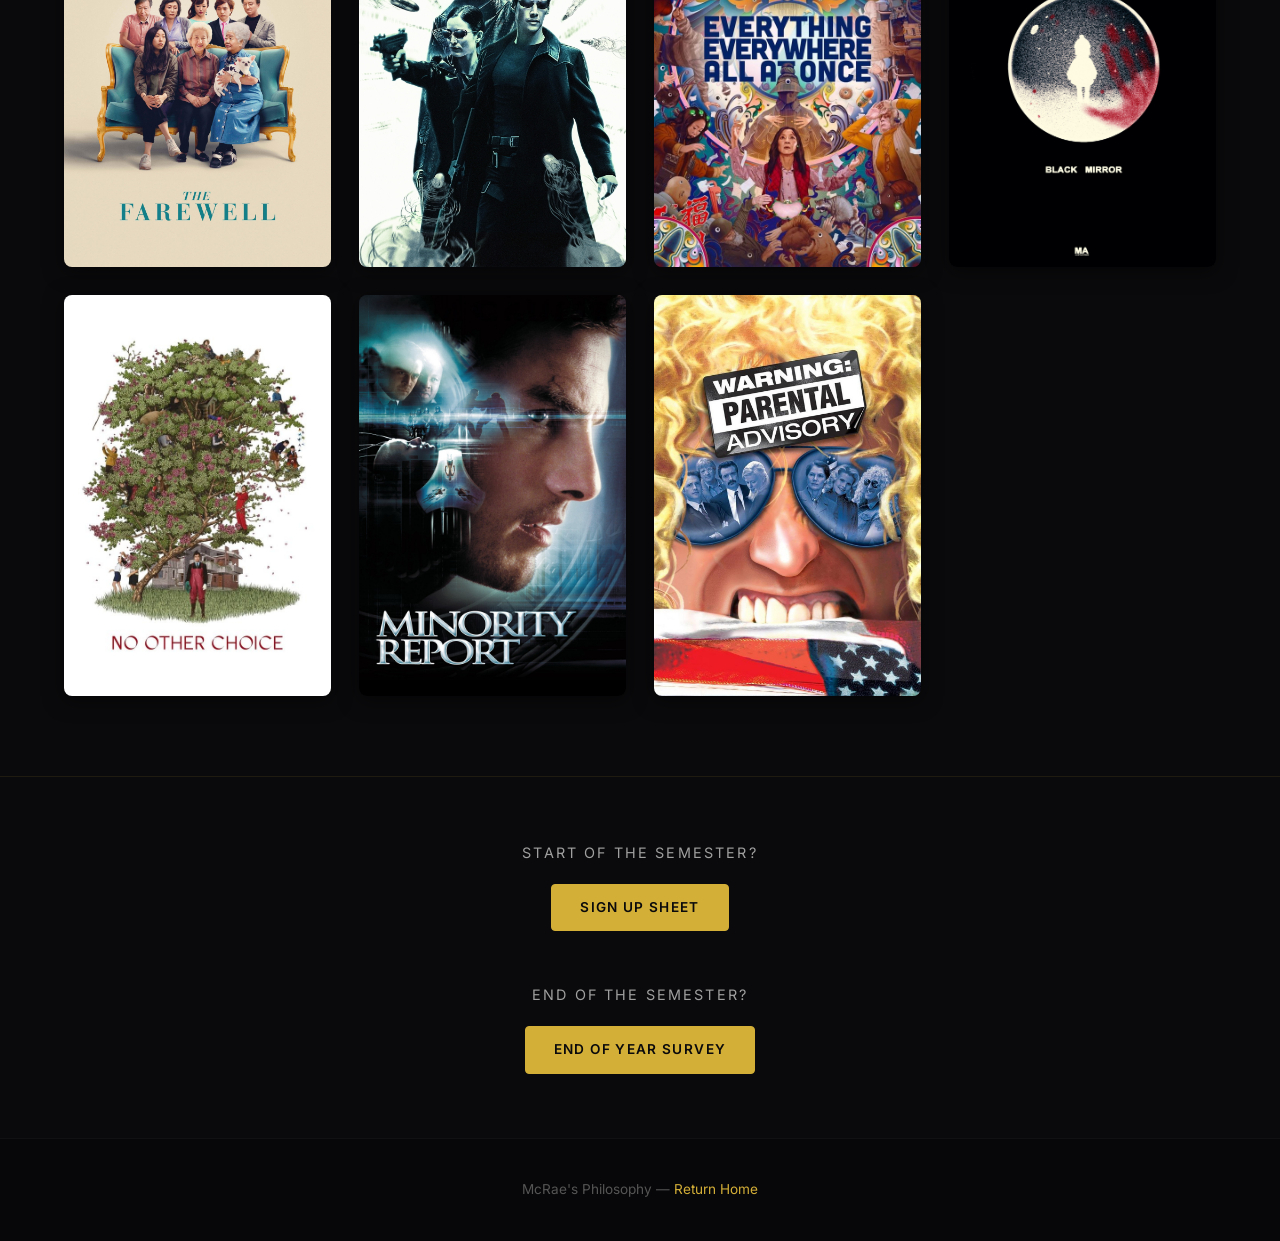
<file: seminars.html>
<!DOCTYPE html>
<html lang="en">
<head>
    <meta charset="UTF-8">
    <meta name="viewport" content="width=device-width, initial-scale=1.0">
    <title>Socratic Seminars | McRae's Philosophy</title>
    <link rel="icon" type="image/png" href="favicon.png">
    <meta name="description" content="Socratic Seminar film discussions for McRae's Philosophy class. Click a film poster to access the seminar document.">
    <link rel="stylesheet" href="styles.css">
    <link rel="stylesheet" href="seminars.css">
    <link href="https://fonts.googleapis.com/css2?family=Lora:ital,wght@0,400;0,600;1,400&family=Inter:wght@300;400;600&display=swap" rel="stylesheet">
</head>
<body>

    <!-- NAV -->
    <nav class="site-nav">
        <a href="index.html" class="logo">Philosophy 20 / 30</a>
        <ul class="nav-links">
            <li><a href="index.html">Home</a></li>
            <li><a href="seminars.html" class="active">Seminars</a></li>
            <li><a href="projects.html">Projects</a></li>
            <li><a href="lost-philosopher.html">Lost Philosopher</a></li>
            <li><a href="notes.html">Notes</a></li>
        </ul>
    </nav>

    <!-- HERO BANNER -->
    <header class="seminars-hero">
        <div class="hero-text">
            <p class="eyebrow">McRae's Philosophy</p>
            <h1>Socratic Seminars</h1>
            <p class="subtitle">Select a film to access its seminar discussion document.</p>
        </div>
        <div class="hero-actions">
            <a href="https://submit.mcraesocial.com" target="_blank" class="mcrae-marks-logo-link" aria-label="McRae Submit">
                <img src="images/mcrae-marks-logo.png" alt="McRae Marks" class="mcrae-marks-logo">
            </a>
            <a href="https://docs.google.com/forms/d/e/1FAIpQLSdWvKxALjGoDUIMDhejKkL1oSqVsZxIY4lI_4Ss13jIkFyVQQ/viewform?usp=header" target="_blank" class="btn btn-secondary">Observation Form</a>
        </div>
    </header>

    <!-- FILM GRID -->
    <main class="seminars-main">
        <div class="film-grid">

            <!-- 1. Concrete Utopia -->
            <a href="https://docs.google.com/document/d/1ggIzX-hI-wUPzcY2zB5ZJT5RJPqMMTnY5uBhAQFrGbQ/edit?usp=sharing" target="_blank" class="film-card" aria-label="Concrete Utopia seminar document">
                <div class="poster-wrap">
                    <img src="images/posters/concrete-utopia.jpg" alt="Concrete Utopia" loading="lazy">
                    <div class="card-overlay">
                        <span class="card-title">Concrete Utopia</span>
                        <span class="card-cta">View Document →</span>
                    </div>
                </div>
            </a>

            <!-- 2. Gattaca -->
            <a href="https://docs.google.com/document/d/1yHDvZZsDSnsB6uU-ewUQFLcSu9m8llvY0pG6NMA8CVs/edit?usp=sharing" target="_blank" class="film-card" aria-label="Gattaca seminar document">
                <div class="poster-wrap">
                    <img src="images/posters/gattaca.jpg" alt="Gattaca" loading="lazy">
                    <div class="card-overlay">
                        <span class="card-title">Gattaca</span>
                        <span class="card-cta">View Document →</span>
                    </div>
                </div>
            </a>

            <!-- 3. Arrival -->
            <a href="https://docs.google.com/document/d/15zoVd5unOH3iIc_wyO5vTkQG_iJp15ZYnAClyikXPD0/edit?usp=sharing" target="_blank" class="film-card" aria-label="Arrival seminar document">
                <div class="poster-wrap">
                    <img src="images/posters/arrival.jpg" alt="Arrival" loading="lazy">
                    <div class="card-overlay">
                        <span class="card-title">Arrival</span>
                        <span class="card-cta">View Document →</span>
                    </div>
                </div>
            </a>

            <!-- 4. Children of Men -->
            <a href="https://docs.google.com/document/d/1bLcNvFrHFuODpzqcFr6Hdy-mCkpTEYeonu6m77RaV2o/edit?usp=sharing" target="_blank" class="film-card" aria-label="Children of Men seminar document">
                <div class="poster-wrap">
                    <img src="images/posters/children-of-men.jpg" alt="Children of Men" loading="lazy">
                    <div class="card-overlay">
                        <span class="card-title">Children of Men</span>
                        <span class="card-cta">View Document →</span>
                    </div>
                </div>
            </a>

            <!-- 5. Eye in the Sky -->
            <a href="https://docs.google.com/document/d/1ZEsTbPfxWTdZxj9gz8jzuXmXFWc85n60ufv_NCJsQxs/edit?usp=sharing" target="_blank" class="film-card" aria-label="Eye in the Sky seminar document">
                <div class="poster-wrap">
                    <img src="images/posters/eye-in-the-sky.jpg" alt="Eye in the Sky" loading="lazy">
                    <div class="card-overlay">
                        <span class="card-title">Eye in the Sky</span>
                        <span class="card-cta">View Document →</span>
                    </div>
                </div>
            </a>

            <!-- 6. The Prestige -->
            <a href="https://docs.google.com/document/d/1mQJY3AzNCvrt_SKyEA7fXaBWZHzCJlrA-af1pGXgjPU/edit?usp=sharing" target="_blank" class="film-card" aria-label="The Prestige seminar document">
                <div class="poster-wrap">
                    <img src="images/posters/the-prestige.jpg" alt="The Prestige" loading="lazy">
                    <div class="card-overlay">
                        <span class="card-title">The Prestige</span>
                        <span class="card-cta">View Document →</span>
                    </div>
                </div>
            </a>

            <!-- 7. Eternal Sunshine of the Spotless Mind -->
            <a href="https://docs.google.com/document/d/1VH1IdEYvUZKO3OQseUigJK9cFLbP1h6JvAe3wOjZms0/edit?usp=sharing" target="_blank" class="film-card" aria-label="Eternal Sunshine of the Spotless Mind seminar document">
                <div class="poster-wrap">
                    <img src="images/posters/eternal-sunshine.jpg" alt="Eternal Sunshine of the Spotless Mind" loading="lazy">
                    <div class="card-overlay">
                        <span class="card-title">Eternal Sunshine of the Spotless Mind</span>
                        <span class="card-cta">View Document →</span>
                    </div>
                </div>
            </a>

            <!-- 8. The Exorcism of Emily Rose -->
            <a href="https://docs.google.com/document/d/1NuWmUR-dsvNcdtDAhJdSbR7de7sk0d08lCryXLvJwmc/edit?usp=sharing" target="_blank" class="film-card" aria-label="The Exorcism of Emily Rose seminar document">
                <div class="poster-wrap">
                    <img src="images/posters/exorcism-of-emily-rose.jpg" alt="The Exorcism of Emily Rose" loading="lazy">
                    <div class="card-overlay">
                        <span class="card-title">The Exorcism of Emily Rose</span>
                        <span class="card-cta">View Document →</span>
                    </div>
                </div>
            </a>

            <!-- 9. The Farewell -->
            <a href="https://docs.google.com/document/d/1W0St5NmmGIdJVcwgUBddtirKkX25xLFCwmrIK2HSl1w/edit?usp=sharing" target="_blank" class="film-card" aria-label="The Farewell seminar document">
                <div class="poster-wrap">
                    <img src="images/posters/the-farewell.jpg" alt="The Farewell" loading="lazy">
                    <div class="card-overlay">
                        <span class="card-title">The Farewell</span>
                        <span class="card-cta">View Document →</span>
                    </div>
                </div>
            </a>

            <!-- 10. The Matrix -->
            <a href="https://docs.google.com/document/d/1sMEjzCwGc79dnmkGGBXTb5doxjQnvNbTp1kD6uEK90s/edit?usp=sharing" target="_blank" class="film-card" aria-label="The Matrix seminar document">
                <div class="poster-wrap">
                    <img src="images/posters/the-matrix.jpg" alt="The Matrix" loading="lazy">
                    <div class="card-overlay">
                        <span class="card-title">The Matrix</span>
                        <span class="card-cta">View Document →</span>
                    </div>
                </div>
            </a>

            <!-- 11. Everything Everywhere All At Once -->
            <a href="https://docs.google.com/document/d/1QpvWO8O61IqxuDic6YCtqGggGIJFp7HExMSmineKOlM/edit?usp=sharing" target="_blank" class="film-card" aria-label="Everything Everywhere All At Once seminar document">
                <div class="poster-wrap">
                    <img src="images/posters/eeaao.jpg" alt="Everything Everywhere All At Once" loading="lazy">
                    <div class="card-overlay">
                        <span class="card-title">Everything Everywhere All At Once</span>
                        <span class="card-cta">View Document →</span>
                    </div>
                </div>
            </a>

            <!-- 12. Black Mirror: White Christmas -->
            <a href="https://docs.google.com/document/d/17diUr5Ws2zh1h_KoZqMf9iKBz13-2-2mwJcKWPFXMw8/edit?usp=sharing" target="_blank" class="film-card" aria-label="Black Mirror: White Christmas seminar document">
                <div class="poster-wrap">
                    <img src="images/posters/black-mirror-white-christmas.jpg" alt="Black Mirror: White Christmas" loading="lazy">
                    <div class="card-overlay">
                        <span class="card-title">Black Mirror: White Christmas</span>
                        <span class="card-cta">View Document →</span>
                    </div>
                </div>
            </a>

            <!-- 13. No Other Choice -->
            <a href="https://docs.google.com/document/d/1R8ouleCr4vNljC-6LT7KjLkGs5WhDbiwrTOnkG8qWKA/edit?usp=sharing" target="_blank" class="film-card" aria-label="No Other Choice seminar document">
                <div class="poster-wrap">
                    <img src="images/posters/no-other-choice.jpg" alt="No Other Choice" loading="lazy">
                    <div class="card-overlay">
                        <span class="card-title">No Other Choice</span>
                        <span class="card-cta">View Document →</span>
                    </div>
                </div>
            </a>

            <!-- 14. Minority Report -->
            <a href="https://docs.google.com/document/d/1PeIhZcH9HbYR6ExHguFYG6xJgwJAMtQbrx_fr2jAVUw/edit?usp=sharing" target="_blank" class="film-card" aria-label="Minority Report seminar document">
                <div class="poster-wrap">
                    <img src="images/posters/minority-report.jpg" alt="Minority Report" loading="lazy">
                    <div class="card-overlay">
                        <span class="card-title">Minority Report</span>
                        <span class="card-cta">View Document →</span>
                    </div>
                </div>
            </a>

            <!-- 15. Parental Advisory -->
            <a href="https://docs.google.com/document/d/1VvSsFjxSe8teNhwenK6pubm4PbPzwRcZlZmt0dPV_7I/edit?usp=sharing" target="_blank" class="film-card" aria-label="Parental Advisory seminar document">
                <div class="poster-wrap">
                    <img src="images/posters/parental-advisory.jpg" alt="Parental Advisory" loading="lazy">
                    <div class="card-overlay">
                        <span class="card-title">Parental Advisory</span>
                        <span class="card-cta">View Document →</span>
                    </div>
                </div>
            </a>


        </div>
    </main>

    <!-- SURVEYS & SIGNUPS -->
    <section class="survey-section">
        <p class="survey-label">Start of the Semester?</p>
        <a href="https://forms.gle/29XVWRs6xo4MkJuy7" target="_blank" class="btn btn-primary">Sign Up Sheet</a>
        
        <p class="survey-label" style="margin-top: 2rem;">End of the semester?</p>
        <a href="https://forms.gle/onfvHBJ1pnqUDyv29" target="_blank" class="btn btn-primary">End of Year Survey</a>
    </section>

    <footer class="site-footer">
        <p>McRae's Philosophy &mdash; <a href="index.html">Return Home</a></p>
    </footer>

</body>
</html>
</file>
<file: styles.css>
:root {
    --bg-color: #0a0a0c;
    --text-primary: #f0f0f0;
    --text-secondary: #a0a0a0;
    --accent: #d4af37;
    --font-heading: 'Lora', serif;
    --font-body: 'Inter', sans-serif;
}

* {
    margin: 0;
    padding: 0;
    box-sizing: border-box;
}

html, body {
    max-width: 100vw;
    overflow-x: hidden;
}

body {
    background-color: var(--bg-color);
    color: var(--text-primary);
    font-family: var(--font-body);
    line-height: 1.6;
}

/* Hero Section */
.hero {
    height: 100vh;
    display: flex;
    flex-direction: column;
    position: relative;
    background:
        linear-gradient(to bottom, rgba(0,0,0,0.35) 0%, rgba(10,10,12,0.65) 70%, #0a0a0c 100%),
        url('images/hero-space.jpg') center center / cover no-repeat;
    justify-content: center;
    align-items: center;
}

.hero-content {
    flex: 1;
    display: flex;
    flex-direction: column;
    justify-content: center;
    align-items: center;
    text-align: center;
    z-index: 10;
    padding: 0 2rem;
}

h1 {
    font-family: var(--font-heading);
    font-size: 5vw;
    font-weight: 400;
    margin-bottom: 1rem;
    letter-spacing: -0.02em;
    color: #fff;
    text-shadow: 0 4px 12px rgba(0,0,0,0.5);
    animation: fadeUp 1s ease-out;
}

.hero-content p {
    font-size: 1.25rem;
    color: var(--text-secondary);
    max-width: 600px;
    margin-bottom: 3rem;
    animation: fadeUp 1s ease-out 0.2s backwards;
}

.btn {
    padding: 1rem 2.5rem;
    border: 1px solid rgba(212, 175, 55, 0.5);
    background: transparent;
    color: var(--accent);
    text-decoration: none;
    font-size: 0.9rem;
    text-transform: uppercase;
    letter-spacing: 0.15em;
    border-radius: 4px;
    transition: all 0.4s ease;
    animation: fadeUp 1s ease-out 0.4s backwards;
    cursor: pointer;
}

.btn:hover {
    background: var(--accent);
    color: var(--bg-color);
    box-shadow: 0 0 20px rgba(212, 175, 55, 0.3);
}

.hero-nav-btns {
    display: flex;
    flex-wrap: wrap;
    gap: 0.85rem;
    justify-content: center;
    animation: fadeUp 1s ease-out 0.4s backwards;
}

.hero-nav-btns .btn {
    animation: none;
    font-size: 0.8rem;
    padding: 0.85rem 1.75rem;
    backdrop-filter: blur(6px);
    background: rgba(10, 10, 12, 0.4);
}

.hero-nav-btns .btn:hover {
    background: var(--accent);
    color: var(--bg-color);
}

.featured-thought {
    padding: 10rem 2rem;
    text-align: center;
    background: #0f0f13;
}

.featured-thought h2 {
    font-family: var(--font-heading);
    font-size: 3rem;
    font-style: italic;
    color: #fff;
    margin-bottom: 1rem;
    font-weight: 400;
}

.quote-author {
    color: var(--accent);
    letter-spacing: 0.1em;
    text-transform: uppercase;
    font-size: 0.85rem;
}

@keyframes fadeUp {
    from {
        opacity: 0;
        transform: translateY(30px);
    }
    to {
        opacity: 1;
        transform: translateY(0);
    }
}
</file>
<file: seminars.css>
/* ===== SEMINARS PAGE ===== */

/* Nav override for dark nav on all pages */
.site-nav {
    display: flex;
    align-items: center;
    justify-content: space-between;
    padding: 1.5rem 4rem;
    background: rgba(10, 10, 12, 0.95);
    backdrop-filter: blur(12px);
    position: sticky;
    top: 0;
    z-index: 100;
    border-bottom: 1px solid rgba(255,255,255,0.06);
}

.site-nav .logo {
    font-family: 'Lora', serif;
    font-size: 1.75rem;
    font-weight: 600;
    color: #d4af37;
    letter-spacing: -0.05em;
    text-decoration: none;
}

.site-nav .nav-links {
    list-style: none;
    display: flex;
    gap: 2rem;
    margin: 0;
    padding: 0;
}

.site-nav .nav-links a {
    color: #a0a0a0;
    text-decoration: none;
    font-size: 0.85rem;
    text-transform: uppercase;
    letter-spacing: 0.1em;
    transition: color 0.3s;
}

.site-nav .nav-links a:hover,
.site-nav .nav-links a.active {
    color: #f0f0f0;
}

/* ---- HERO ---- */
.seminars-hero {
    background: 
        linear-gradient(to bottom, rgba(0,0,0,0.5) 0%, rgba(10,10,12,0.8) 80%, #0a0a0c 100%),
        url('images/hero-greece.jpg') center center / cover no-repeat;
    padding: 6rem 4rem 5rem;
    display: flex;
    flex-direction: column;
    align-items: center;
    text-align: center;
    gap: 2.5rem;
    border-bottom: 1px solid rgba(212, 175, 55, 0.15);
}

.eyebrow {
    font-size: 0.8rem;
    text-transform: uppercase;
    letter-spacing: 0.2em;
    color: #d4af37;
    margin-bottom: 0.75rem;
}

.seminars-hero h1 {
    font-family: 'Lora', serif;
    font-size: clamp(2.5rem, 5vw, 4rem);
    font-weight: 400;
    color: #fff;
    letter-spacing: -0.02em;
    margin: 0;
    animation: fadeUp 0.8s ease-out;
}

.subtitle {
    color: #a0a0a0;
    font-size: 1.1rem;
    margin-top: 0.5rem;
}

.hero-actions {
    display: flex;
    gap: 1rem;
    flex-wrap: wrap;
    justify-content: center;
}

.btn {
    padding: 0.75rem 1.75rem;
    border-radius: 4px;
    font-size: 0.85rem;
    text-transform: uppercase;
    letter-spacing: 0.1em;
    text-decoration: none;
    transition: all 0.3s ease;
    font-family: 'Inter', sans-serif;
    font-weight: 600;
}

.mcrae-marks-logo-link {
    display: inline-block;
    animation: fadeUp 0.8s ease-out 0.2s backwards;
    transition: transform 0.3s ease, filter 0.3s ease;
}

.mcrae-marks-logo-link:hover {
    transform: translateY(-2px);
    filter: brightness(1.1);
}

.mcrae-marks-logo {
    height: 44px; /* matching the approximate height of the observation form button */
    width: auto;
    border-radius: 4px;
    display: block;
}

.btn-primary {
    background: #d4af37;
    color: #0a0a0c;
    border: 1px solid #d4af37;
}

.btn-primary:hover {
    background: #c9a228;
    box-shadow: 0 0 20px rgba(212, 175, 55, 0.4);
}

.btn-secondary {
    background: transparent;
    color: #d4af37;
    border: 1px solid rgba(212, 175, 55, 0.4);
}

.btn-secondary:hover {
    background: rgba(212, 175, 55, 0.1);
    border-color: #d4af37;
}

/* ---- FILM GRID ---- */
.seminars-main {
    background: #0a0a0c;
    padding: 5rem 4rem;
}

.film-grid {
    display: grid;
    grid-template-columns: repeat(auto-fill, minmax(220px, 1fr));
    gap: 1.75rem;
    max-width: 1400px;
    margin: 0 auto;
}

/* ---- FILM CARD ---- */
.film-card {
    display: block;
    text-decoration: none;
    border-radius: 8px;
    overflow: hidden;
    position: relative;
    background: #111116;
    box-shadow: 0 4px 20px rgba(0,0,0,0.5);
    transition: transform 0.35s ease, box-shadow 0.35s ease;
}

.film-card:hover {
    transform: translateY(-8px) scale(1.02);
    box-shadow: 0 12px 40px rgba(0,0,0,0.7), 0 0 0 1px rgba(212, 175, 55, 0.3);
}

.poster-wrap {
    position: relative;
    aspect-ratio: 2 / 3;
    overflow: hidden;
}

.poster-wrap img {
    width: 100%;
    height: 100%;
    object-fit: cover;
    display: block;
    transition: transform 0.5s ease, filter 0.35s ease;
}

.film-card:hover .poster-wrap img {
    transform: scale(1.05);
    filter: brightness(0.45);
}

/* ---- OVERLAY ---- */
.card-overlay {
    position: absolute;
    inset: 0;
    display: flex;
    flex-direction: column;
    align-items: center;
    justify-content: center;
    gap: 0.5rem;
    padding: 1rem;
    opacity: 0;
    transition: opacity 0.35s ease;
    text-align: center;
}

.film-card:hover .card-overlay {
    opacity: 1;
}

.card-title {
    font-family: 'Lora', serif;
    font-size: 1.1rem;
    color: #fff;
    font-weight: 600;
    line-height: 1.3;
}

.card-cta {
    font-size: 0.75rem;
    text-transform: uppercase;
    letter-spacing: 0.12em;
    color: #d4af37;
    font-weight: 600;
}

/* ---- SURVEY SECTION ---- */
.survey-section {
    background: #0a0a0c;
    border-top: 1px solid rgba(212, 175, 55, 0.1);
    padding: 4rem 2rem;
    text-align: center;
    display: flex;
    flex-direction: column;
    align-items: center;
    gap: 1.25rem;
}

.survey-label {
    color: #a0a0a0;
    font-size: 0.9rem;
    text-transform: uppercase;
    letter-spacing: 0.15em;
}

/* ---- FOOTER ---- */
.site-footer {
    background: #070709;
    text-align: center;
    padding: 2.5rem;
    color: #555;
    font-size: 0.85rem;
    border-top: 1px solid rgba(255,255,255,0.04);
}

.site-footer a {
    color: #d4af37;
    text-decoration: none;
}

.site-footer a:hover {
    text-decoration: underline;
}

/* ---- RESPONSIVE ---- */
@media (max-width: 768px) {
    .site-nav {
        padding: 1.25rem 1.5rem;
        flex-direction: column;
        gap: 1.25rem;
    }

    .site-nav .nav-links {
        flex-wrap: wrap;
        justify-content: center;
        gap: 1rem;
    }

    .seminars-hero {
        padding: 4rem 1.5rem 3rem;
    }

    .seminars-main {
        padding: 3rem 1.5rem;
    }

    .film-grid {
        grid-template-columns: repeat(auto-fill, minmax(160px, 1fr));
        gap: 1rem;
    }
}
</file>
<file: lost-philosopher.css>
/* ===== LOST PHILOSOPHER PAGE ===== */

/* ---- HERO ---- */
.lp-hero {
    background: 
        linear-gradient(to bottom, rgba(0,0,0,0.5) 0%, rgba(10,10,12,0.8) 80%, #0a0a0c 100%),
        url('images/hero-lost-philosopher.gif') center center / cover no-repeat;
    padding: 6rem 4rem 5rem;
    display: flex;
    flex-direction: column;
    align-items: center;
    text-align: center;
    gap: 1.5rem;
    border-bottom: 1px solid rgba(212, 175, 55, 0.15);
}

.lp-hero h1 {
    font-family: 'Lora', serif;
    font-size: clamp(2.5rem, 5vw, 4rem);
    font-weight: 400;
    color: #fff;
    letter-spacing: -0.02em;
    margin: 0;
    animation: fadeUp 0.8s ease-out;
}

.lp-tagline {
    font-family: 'Lora', serif;
    font-style: italic;
    color: #a0a0a0;
    font-size: 1.05rem;
    max-width: 600px;
    margin-top: 0.25rem;
    animation: fadeUp 0.8s ease-out 0.15s backwards;
}

/* ---- MAIN ---- */
.lp-main {
    background: #0a0a0c;
    padding: 5rem 4rem;
}

/* ---- THREE-COLUMN SECTION GRID ---- */
.lp-links-grid {
    display: grid;
    grid-template-columns: repeat(auto-fit, minmax(260px, 1fr));
    gap: 2rem;
    max-width: 1100px;
    margin: 0 auto 5rem;
}

.lp-section {
    background: #111116;
    border: 1px solid rgba(255,255,255,0.06);
    border-radius: 10px;
    padding: 2rem 1.75rem;
    display: flex;
    flex-direction: column;
    gap: 1.25rem;
}

.lp-section-title {
    font-family: 'Lora', serif;
    font-size: 1.2rem;
    font-weight: 600;
    color: #fff;
    margin: 0;
    display: flex;
    align-items: center;
    gap: 0.6rem;
}

.lp-section-title svg {
    width: 20px;
    height: 20px;
    color: #d4af37;
    flex-shrink: 0;
}

/* ---- LINK LIST ---- */
.lp-link-list {
    list-style: none;
    padding: 0;
    margin: 0;
    display: flex;
    flex-direction: column;
    gap: 0.5rem;
}

.lp-link {
    display: flex;
    align-items: center;
    justify-content: space-between;
    padding: 0.7rem 1rem;
    border-radius: 6px;
    border: 1px solid rgba(255,255,255,0.06);
    background: rgba(255,255,255,0.02);
    text-decoration: none;
    color: #d0d0d0;
    font-size: 0.9rem;
    transition: background 0.25s ease, border-color 0.25s ease, color 0.25s ease;
}

.lp-link:hover {
    background: rgba(212, 175, 55, 0.08);
    border-color: rgba(212, 175, 55, 0.3);
    color: #fff;
}

.lp-link--primary {
    border-color: rgba(212, 175, 55, 0.25);
    background: rgba(212, 175, 55, 0.05);
    color: #d4af37;
}

.lp-link--primary:hover {
    background: rgba(212, 175, 55, 0.15);
    border-color: rgba(212, 175, 55, 0.5);
}

.lp-link-arrow {
    color: #d4af37;
    font-size: 1rem;
    transition: transform 0.25s ease;
}

.lp-link:hover .lp-link-arrow {
    transform: translateX(4px);
}

/* ---- CAVE RESCUE CARD ---- */
.lp-cave-card {
    position: relative;
    border-radius: 10px;
    overflow: hidden;
    display: flex;
    align-items: flex-end;
    text-decoration: none;
    min-height: 220px;
    border: 1px solid rgba(255,255,255,0.06);
    transition: transform 0.35s ease, box-shadow 0.35s ease;
    cursor: pointer;
}

.lp-cave-card:hover {
    transform: translateY(-4px);
    box-shadow: 0 16px 40px rgba(0,0,0,0.7), 0 0 0 1px rgba(212, 175, 55, 0.35);
}

.lp-cave-bg {
    position: absolute;
    inset: 0;
    width: 100%;
    height: 100%;
    object-fit: cover;
    display: block;
    transition: transform 0.5s ease;
    filter: brightness(0.65);
}

.lp-cave-card:hover .lp-cave-bg {
    transform: scale(1.05);
    filter: brightness(0.45);
}

.lp-cave-overlay {
    position: relative;
    z-index: 2;
    padding: 1.75rem;
    display: flex;
    flex-direction: column;
    gap: 0.4rem;
    width: 100%;
    background: linear-gradient(to top, rgba(0,0,0,0.75) 0%, transparent 100%);
}

.lp-cave-overlay h2 {
    font-family: 'Lora', serif;
    font-size: 1.4rem;
    font-weight: 600;
    color: #fff;
    margin: 0;
    line-height: 1.2;
}

.lp-cave-cta {
    font-size: 0.75rem;
    text-transform: uppercase;
    letter-spacing: 0.15em;
    color: #d4af37;
    font-weight: 600;
    font-family: 'Inter', sans-serif;
    transition: letter-spacing 0.3s ease;
}

.lp-cave-card:hover .lp-cave-cta {
    letter-spacing: 0.22em;
}

/* ---- DIVIDER ---- */
.lp-divider {
    max-width: 1100px;
    margin: 0 auto 3.5rem;
    display: flex;
    align-items: center;
    gap: 1.5rem;
    color: #a0a0a0;
    font-size: 0.75rem;
    text-transform: uppercase;
    letter-spacing: 0.2em;
}

.lp-divider::before,
.lp-divider::after {
    content: '';
    flex: 1;
    height: 1px;
    background: rgba(255,255,255,0.07);
}

/* ---- ACTIVITY CARDS ---- */
.lp-activities {
    display: grid;
    grid-template-columns: repeat(auto-fit, minmax(300px, 1fr));
    gap: 2rem;
    max-width: 1100px;
    margin: 0 auto;
}

.lp-activity-card {
    border-radius: 10px;
    overflow: hidden;
    background: #111116;
    border: 1px solid rgba(255,255,255,0.06);
    display: flex;
    flex-direction: column;
    transition: transform 0.3s ease, box-shadow 0.3s ease;
}

.lp-activity-card:hover {
    transform: translateY(-6px);
    box-shadow: 0 16px 40px rgba(0,0,0,0.6);
}

.lp-activity-img-wrap {
    aspect-ratio: 16 / 9;
    overflow: hidden;
}

.lp-activity-img-wrap img {
    width: 100%;
    height: 100%;
    object-fit: cover;
    display: block;
    transition: transform 0.5s ease;
    filter: brightness(0.85);
}

.lp-activity-card:hover .lp-activity-img-wrap img {
    transform: scale(1.05);
}

.lp-activity-body {
    padding: 1.75rem;
    display: flex;
    flex-direction: column;
    gap: 0.9rem;
    flex: 1;
}

.lp-activity-label {
    font-size: 0.7rem;
    text-transform: uppercase;
    letter-spacing: 0.2em;
    color: #d4af37;
    font-weight: 600;
    font-family: 'Inter', sans-serif;
}

.lp-activity-body p {
    color: #a0a0a0;
    font-size: 0.95rem;
    line-height: 1.65;
    margin: 0;
    flex: 1;
}

.lp-activity-body .btn {
    align-self: flex-start;
    margin-top: 0.5rem;
    animation: none;
}

/* ---- RESPONSIVE ---- */
@media (max-width: 768px) {
    .lp-hero {
        padding: 4rem 1.5rem 3rem;
    }

    .lp-main {
        padding: 3rem 1.5rem;
    }

    .lp-links-grid,
    .lp-activities {
        grid-template-columns: 1fr;
    }
}
</file>
<file: notes.css>
/* ===== NOTES PAGE ===== */

.notes-hero {
    background: 
        linear-gradient(to bottom, rgba(0,0,0,0.5) 0%, rgba(10,10,12,0.8) 80%, #0a0a0c 100%),
        url('images/hero-notes.png') center center / cover no-repeat;
    padding: 6rem 4rem 5rem;
    display: flex;
    flex-direction: column;
    align-items: center;
    text-align: center;
    gap: 1.5rem;
    border-bottom: 1px solid rgba(212, 175, 55, 0.15);
}

.notes-hero h1 {
    font-family: 'Lora', serif;
    font-size: clamp(2.5rem, 5vw, 4rem);
    font-weight: 400;
    color: #fff;
    letter-spacing: -0.02em;
    margin: 0;
    animation: fadeUp 0.8s ease-out;
}

.notes-main {
    background: #0a0a0c;
    padding: 5rem 4rem;
    max-width: 900px;
    margin: 0 auto;
    display: flex;
    flex-direction: column;
    gap: 3.5rem;
}

.notes-unit { display: flex; flex-direction: column; gap: 1.25rem; }

.notes-unit-header {
    display: flex;
    align-items: flex-start;
    gap: 1.25rem;
    padding-bottom: 1.25rem;
    border-bottom: 1px solid rgba(255,255,255,0.07);
}

.notes-unit-icon {
    width: 48px; height: 48px;
    border-radius: 10px;
    background: rgba(212,175,55,0.1);
    border: 1px solid rgba(212,175,55,0.2);
    display: flex; align-items: center; justify-content: center;
    color: #d4af37; flex-shrink: 0; margin-top: 2px;
}
.notes-unit-icon svg { width: 22px; height: 22px; }

.notes-unit-header h2 {
    font-family: 'Lora', serif;
    font-size: 1.6rem; font-weight: 600;
    color: #fff; margin: 0 0 0.3rem;
    letter-spacing: -0.02em;
}

.notes-unit-desc { color: #707070; font-size: 0.9rem; margin: 0; line-height: 1.5; }

.notes-file-list { display: flex; flex-direction: column; gap: 0.5rem; }

.notes-file {
    display: flex; align-items: center; gap: 1rem;
    padding: 0.9rem 1.1rem;
    border-radius: 8px;
    border: 1px solid rgba(255,255,255,0.06);
    background: #0f0f13;
    text-decoration: none;
    transition: background 0.25s ease, border-color 0.25s ease;
}
.notes-file:hover {
    background: rgba(212,175,55,0.06);
    border-color: rgba(212,175,55,0.25);
}

.notes-file-icon {
    width: 36px; height: 36px; border-radius: 6px;
    display: flex; align-items: center; justify-content: center; flex-shrink: 0;
}
.notes-file-icon svg { width: 18px; height: 18px; }
.notes-file-icon.pdf { background: rgba(220,60,60,0.12); border: 1px solid rgba(220,60,60,0.2); color: #e05555; }
.notes-file-icon.doc { background: rgba(60,120,220,0.12); border: 1px solid rgba(60,120,220,0.2); color: #5588e0; }

.notes-file-info { flex: 1; display: flex; flex-direction: column; gap: 0.15rem; }
.notes-file-name { color: #e0e0e0; font-size: 0.9rem; font-weight: 600; transition: color 0.25s; }
.notes-file:hover .notes-file-name { color: #fff; }
.notes-file-type { color: #555; font-size: 0.7rem; text-transform: uppercase; letter-spacing: 0.12em; font-weight: 600; }

.notes-file-dl { color: #d4af37; font-size: 1.1rem; transition: transform 0.25s; flex-shrink: 0; }
.notes-file:hover .notes-file-dl { transform: translateY(3px); }

@media (max-width: 768px) {
    .notes-hero { padding: 4rem 1.5rem 3rem; }
    .notes-main { padding: 3rem 1.5rem; }
}
</file>
<file: projects.css>
/* ===== PROJECTS PAGE ===== */

.projects-hero {
    background: 
        linear-gradient(to bottom, rgba(0,0,0,0.5) 0%, rgba(10,10,12,0.8) 80%, #0a0a0c 100%),
        url('images/hero-projects.png') center center / cover no-repeat;
    padding: 6rem 4rem 5rem;
    display: flex;
    flex-direction: column;
    align-items: center;
    text-align: center;
    gap: 1.5rem;
    border-bottom: 1px solid rgba(212, 175, 55, 0.15);
}

.projects-hero h1 {
    font-family: 'Lora', serif;
    font-size: clamp(2.5rem, 5vw, 4rem);
    font-weight: 400;
    color: #fff;
    letter-spacing: -0.02em;
    margin: 0;
    animation: fadeUp 0.8s ease-out;
}

/* ---- GRID ---- */
.projects-main {
    background: #0a0a0c;
    padding: 6rem 4rem;
    min-height: 60vh;
    display: flex;
    align-items: center;
    justify-content: center;
}

.project-grid {
    display: grid;
    grid-template-columns: repeat(auto-fit, minmax(300px, 1fr));
    gap: 2rem;
    max-width: 1200px;
    width: 100%;
}

/* ---- CARD ---- */
.project-card {
    display: block;
    text-decoration: none;
    border-radius: 12px;
    border: 1px solid rgba(212, 175, 55, 0.15);
    background: linear-gradient(145deg, #111116 0%, #0e0e14 100%);
    box-shadow: 0 6px 30px rgba(0, 0, 0, 0.5);
    transition: transform 0.35s ease, box-shadow 0.35s ease, border-color 0.35s ease;
    overflow: hidden;
    position: relative;
}

.project-card::before {
    content: '';
    position: absolute;
    inset: 0;
    background: radial-gradient(circle at 50% 0%, rgba(212, 175, 55, 0.06) 0%, transparent 70%);
    opacity: 0;
    transition: opacity 0.35s ease;
    pointer-events: none;
}

.project-card:hover {
    transform: translateY(-8px);
    box-shadow: 0 20px 60px rgba(0, 0, 0, 0.7), 0 0 0 1px rgba(212, 175, 55, 0.35);
    border-color: rgba(212, 175, 55, 0.35);
}

.project-card:hover::before {
    opacity: 1;
}

.project-card-inner {
    padding: 3rem 2.5rem;
    display: flex;
    flex-direction: column;
    align-items: flex-start;
    gap: 1.25rem;
}

/* ---- ICON ---- */
.project-icon {
    width: 56px;
    height: 56px;
    border-radius: 12px;
    background: rgba(212, 175, 55, 0.1);
    border: 1px solid rgba(212, 175, 55, 0.2);
    display: flex;
    align-items: center;
    justify-content: center;
    color: #d4af37;
    transition: background 0.35s ease, border-color 0.35s ease;
}

.project-icon svg {
    width: 26px;
    height: 26px;
}

.project-card:hover .project-icon {
    background: rgba(212, 175, 55, 0.18);
    border-color: rgba(212, 175, 55, 0.45);
}

/* ---- TEXT ---- */
.project-card h2 {
    font-family: 'Lora', serif;
    font-size: 1.8rem;
    font-weight: 600;
    color: #fff;
    margin: 0;
    letter-spacing: -0.02em;
    line-height: 1.2;
}

.project-card p {
    color: #a0a0a0;
    font-size: 0.95rem;
    line-height: 1.7;
    margin: 0;
}

.project-cta {
    margin-top: 0.5rem;
    font-size: 0.8rem;
    text-transform: uppercase;
    letter-spacing: 0.15em;
    color: #d4af37;
    font-weight: 600;
    font-family: 'Inter', sans-serif;
    transition: letter-spacing 0.3s ease;
}

.project-card:hover .project-cta {
    letter-spacing: 0.22em;
}

/* ---- TAG (e.g. Religion Option) ---- */
.project-tag {
    display: inline-block;
    font-size: 0.7rem;
    text-transform: uppercase;
    letter-spacing: 0.15em;
    color: #d4af37;
    background: rgba(212, 175, 55, 0.1);
    border: 1px solid rgba(212, 175, 55, 0.25);
    border-radius: 20px;
    padding: 0.2rem 0.7rem;
    margin-top: -0.25rem;
    font-family: 'Inter', sans-serif;
    font-weight: 600;
}

/* ---- FINAL PROJECT accent ---- */
.project-card--final {
    border-color: rgba(212, 175, 55, 0.3);
    background: linear-gradient(145deg, #151210 0%, #100e0a 100%);
}

.project-card--final .project-icon {
    background: rgba(212, 175, 55, 0.15);
    border-color: rgba(212, 175, 55, 0.35);
}

/* ---- RESPONSIVE ---- */
@media (max-width: 768px) {
    .projects-hero {
        padding: 4rem 1.5rem 3rem;
    }

    .projects-main {
        padding: 3rem 1.5rem;
    }

    .project-grid {
        grid-template-columns: 1fr;
    }

    .project-card-inner {
        padding: 2rem 1.5rem;
    }
}
</file>
